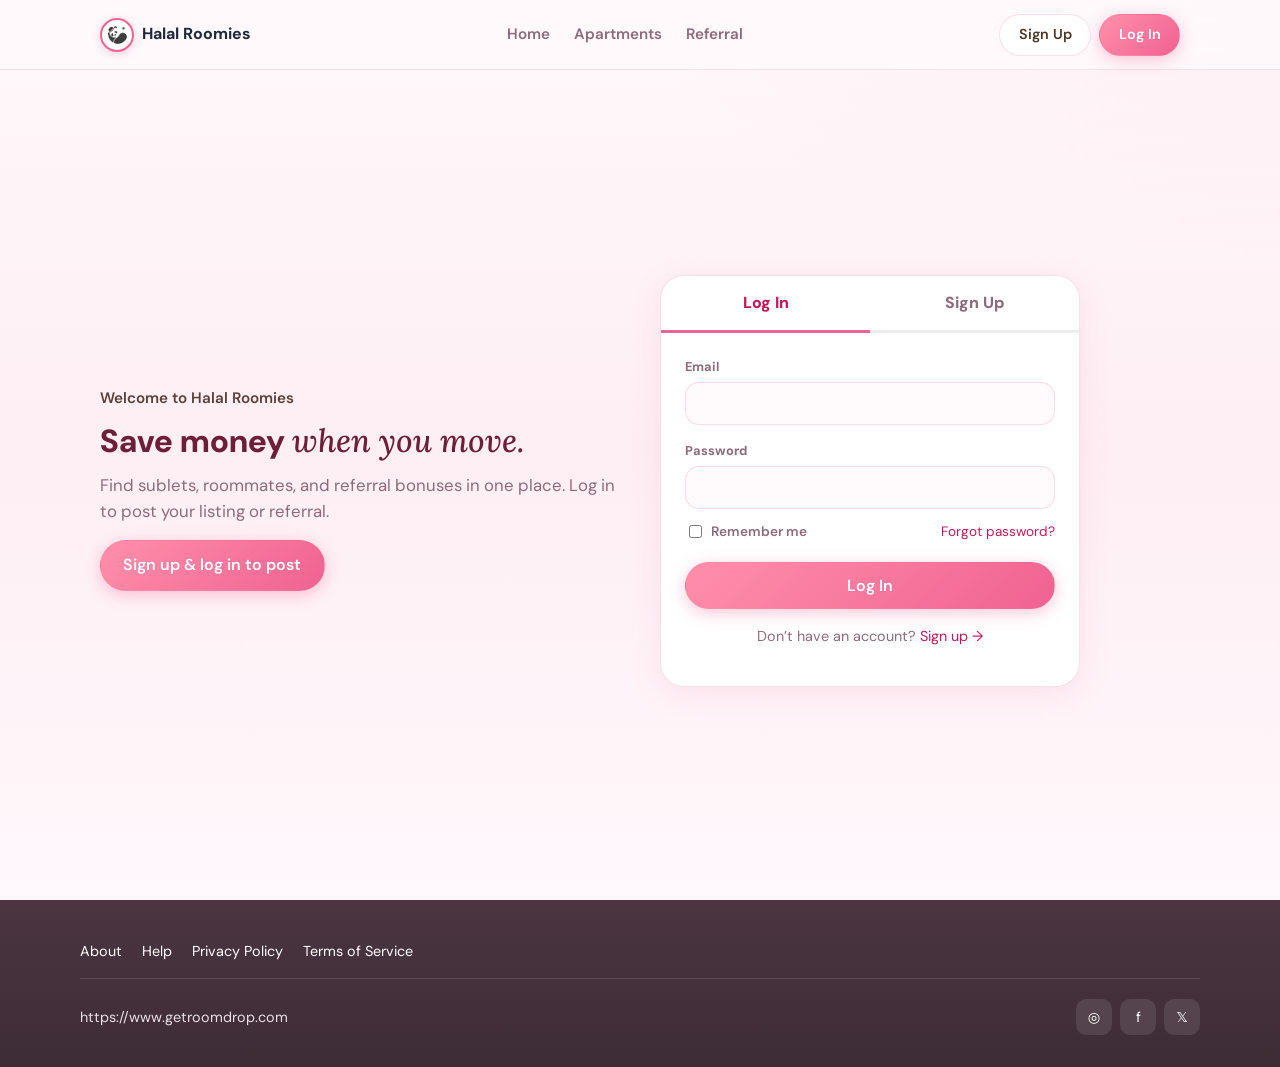
<file: list-property.html>
<!DOCTYPE html>
<html lang="en-US">
  <head>
    <meta charset="utf-8" />
    <meta name="viewport" content="width=device-width, initial-scale=1" />
    <title>List your property — Roomdrop</title>
    <link rel="preconnect" href="https://fonts.googleapis.com" />
    <link rel="preconnect" href="https://fonts.gstatic.com" crossorigin />
    <link
      href="https://fonts.googleapis.com/css2?family=DM+Sans:ital,opsz,wght@0,9..40,400;0,9..40,600;0,9..40,700;0,9..40,800&family=Lora:ital,wght@0,500;1,500&display=swap"
      rel="stylesheet"
    />
    <link rel="stylesheet" href="css/styles.css" />
  </head>
  <body>
    <div class="hero-page">
      <header class="site-header site-header--transparent">
        <div class="site-header__inner">
          <a class="logo" href="index.html">
            <img class="logo__mark" src="images/guide-mascot.png" width="34" height="34" alt="" />
            Halal Roomies
          </a>
          <nav class="nav-main" aria-label="Primary">
            <a href="index.html">Home</a>
            <a href="apartments.html" aria-current="page">Apartments</a>
            <a href="roommate-matching.html">Referral</a>
          </nav>
          <div class="header-actions">
            <a class="btn btn--outline" href="signup.html">Sign Up</a>
            <a class="btn btn--primary" href="login.html">Log In</a>
          </div>
        </div>
      </header>

      <section class="page-hero hero" aria-labelledby="lp-title">
        <div
          class="hero__bg"
          style="background-image: url('https://images.unsplash.com/photo-1600585154340-be6161a56a0c?w=1600&q=80')"
        ></div>
        <div class="hero__overlay" aria-hidden="true"></div>
        <div class="hero__inner" style="padding-top: 5rem; padding-bottom: 3rem">
          <h1 id="lp-title" class="page-title">Post your own property</h1>
          <p class="page-lead">Fill in the details below to list your property.</p>
        </div>
      </section>
    </div>

    <div class="form-shell form-shell--wide">
      <p
        id="listing-script-error"
        class="listing-script-error"
        role="alert"
        style="display: none; margin: 0 0 1rem; padding: 0.75rem 1rem; border-radius: var(--radius, 12px); background: #fff3cd; color: #664d03; font-size: 0.9rem"
      >
        Listings script failed to load. Hard-refresh the page (Cmd+Shift+R).
      </p>
      <form id="listing-form" class="form-card" action="apartments.html" method="get">
        <h2 class="form-section-title">Property information</h2>
        <div class="form-grid">
          <label class="field">
            Property name
            <input type="text" name="title" placeholder="e.g. Croatian Old Villa" required />
          </label>
          <label class="field">
            Location
            <input type="text" name="location" placeholder="City, neighborhood, country" />
          </label>
        </div>
        <div class="form-grid form-grid--3" style="margin-top: 1rem">
          <label class="field">
            Property type
            <select name="type">
              <option>Apartment</option>
              <option>House</option>
              <option>Studio</option>
              <option>Room</option>
            </select>
          </label>
          <label class="field">
            Bedrooms
            <select name="beds">
              <option>1</option>
              <option>2</option>
              <option>3</option>
              <option>4+</option>
            </select>
          </label>
          <label class="field">
            Bathrooms
            <select name="baths">
              <option>1</option>
              <option>2</option>
              <option>3+</option>
            </select>
          </label>
        </div>

        <hr style="border: none; border-top: 1px solid var(--border); margin: 2rem 0" />

        <h2 class="form-section-title">Availability</h2>
        <div class="form-grid form-grid--3">
          <label class="field">
            Start date
            <input type="date" name="start" />
          </label>
          <div>
            <p style="margin: 0 0 0.5rem; font-weight: 700; font-size: 0.8rem; color: var(--text-muted)">Furniture included</p>
            <div class="segmented" role="radiogroup" aria-label="Furniture">
              <label><input type="radio" name="furn" value="yes" checked /><span>Yes</span></label>
              <label><input type="radio" name="furn" value="no" /><span>No</span></label>
            </div>
          </div>
          <label class="field">
            Lease term
            <select name="lease">
              <option>1 month</option>
              <option>2 months</option>
              <option>3 months</option>
              <option>4 months</option>
              <option>5 months</option>
              <option>6 months</option>
              <option>7 months</option>
              <option>8 months</option>
              <option>9 months</option>
              <option>10 months</option>
              <option>11 months</option>
              <option selected>12 months</option>
              <option>Flexible</option>
            </select>
          </label>
        </div>

        <hr style="border: none; border-top: 1px solid var(--border); margin: 2rem 0" />

        <h2 class="form-section-title">Rent details</h2>
        <label class="field" style="max-width: 280px">
          Monthly rent ($)
          <input type="number" name="rent" min="0" step="50" placeholder="1550" />
        </label>
        <div class="form-grid form-grid--2" style="margin-top: 1rem">
          <div>
            <p style="margin: 0 0 0.5rem; font-weight: 700; font-size: 0.8rem; color: var(--text-muted)">Entire place rental?</p>
            <div class="segmented" role="radiogroup" aria-label="Entire rental">
              <label><input type="radio" name="entire_rent" value="yes" checked /><span>Yes</span></label>
              <label><input type="radio" name="entire_rent" value="no" /><span>No (shared)</span></label>
            </div>
          </div>
          <label class="field">
            Seeking
            <select name="roommate_gender" id="roommate-gender-select">
              <option value="any">Anyone</option>
              <option value="male">Male</option>
              <option value="female">Female</option>
            </select>
            <span class="field__hint">For shared units — preferred gender of the person subletting.</span>
          </label>
        </div>

        <hr style="border: none; border-top: 1px solid var(--border); margin: 2rem 0" />

        <h2 class="form-section-title">Property photos</h2>
        <p class="property-photos__hint">Upload photos of your home from your computer (up to 8 images).</p>
        <div class="property-photos">
          <label class="property-photos__upload upload-circle" for="property-photos-input">
            <span class="property-photos__upload-text">Upload<br />home photos</span>
            <input
              id="property-photos-input"
              type="file"
              accept="image/jpeg,image/png,image/webp,image/gif"
              multiple
              hidden
            />
          </label>
          <div id="property-photos-preview" class="property-photos__preview-grid" aria-live="polite"></div>
        </div>

        <hr style="border: none; border-top: 1px solid var(--border); margin: 2rem 0" />

        <h2 class="form-section-title">Landlord information</h2>
        <p class="property-photos__hint" style="margin-top: -0.35rem">
          Your contact details only — profile picture is generated automatically (no photo upload).
        </p>
        <div class="form-grid">
          <label class="field">
            Full name
            <input type="text" name="landlord" autocomplete="name" />
          </label>
          <label class="field">
            Email address
            <input type="email" name="lemail" autocomplete="email" />
          </label>
          <label class="field">
            Phone number
            <input type="tel" name="phone" autocomplete="tel" />
          </label>
        </div>

        <button type="submit" class="btn btn--primary btn--block btn--lg" style="margin-top: 2rem">Post my listing</button>
      </form>
    </div>

    <footer class="site-footer">
      <div class="site-footer__inner">
        <nav class="footer-links" aria-label="Footer">
          <a href="#">About</a>
          <a href="#">Help</a>
          <a href="#">Privacy Policy</a>
          <a href="#">Terms of Service</a>
        </nav>
        <div class="footer-bottom">
          <div>https://www.getroomdrop.com</div>
          <div class="social" aria-label="Social">
            <a href="#" aria-label="Instagram">◎</a>
            <a href="#" aria-label="Facebook">f</a>
            <a href="#" aria-label="X">𝕏</a>
          </div>
        </div>
      </div>
    </footer>

    <script src="js/vendor/supabase.min.js?v=8"></script>
    <script src="js/supabase-init.js?v=8"></script>
    <script src="js/auth.js?v=9"></script>
    <script src="js/header-auth.js?v=9"></script>
    <script src="js/listings-store.js?v=8"></script>
    <script src="js/listings-remote.js?v=8"></script>
    <script>
      (function () {
        function startForm() {
        var form = document.getElementById("listing-form");
        var warn = document.getElementById("listing-script-error");
        var fileInput = document.getElementById("property-photos-input");
        var previewEl = document.getElementById("property-photos-preview");
        var selectedImages = [];
        var maxPhotos = 8;

        if (!form) return;

        if (window.HalalRoomiesListings) {
          maxPhotos = HalalRoomiesListings.MAX_PROPERTY_PHOTOS || 8;
        } else if (warn) {
          warn.style.display = "block";
        }

        function renderPreviews() {
          if (!previewEl) return;
          previewEl.innerHTML = "";
          selectedImages.forEach(function (dataUrl, index) {
            var item = document.createElement("div");
            item.className = "property-photos__thumb";
            item.innerHTML =
              '<img src="' +
              dataUrl +
              '" alt="Property photo ' +
              (index + 1) +
              '" />' +
              '<button type="button" class="property-photos__remove" data-index="' +
              index +
              '" aria-label="Remove photo">×</button>';
            previewEl.appendChild(item);
          });
        }

        if (fileInput) {
          fileInput.addEventListener("change", function () {
            if (!window.HalalRoomiesListings) return;
            var files = Array.from(fileInput.files || []);
            fileInput.value = "";
            if (!files.length) return;

            var slots = maxPhotos - selectedImages.length;
            if (slots <= 0) {
              alert("You can upload up to " + maxPhotos + " photos. Remove one to add more.");
              return;
            }

            var batch = files.slice(0, slots);
            Promise.all(
              batch.map(function (file) {
                return HalalRoomiesListings.compressImageFile(file);
              })
            )
              .then(function (dataUrls) {
                selectedImages = selectedImages.concat(dataUrls).slice(0, maxPhotos);
                renderPreviews();
              })
              .catch(function () {
                alert("Could not load one or more images. Please use JPG or PNG.");
              });
          });
        }

        if (previewEl) {
          previewEl.addEventListener("click", function (e) {
            var btn = e.target.closest(".property-photos__remove");
            if (!btn) return;
            var idx = parseInt(btn.getAttribute("data-index"), 10);
            if (isNaN(idx)) return;
            selectedImages.splice(idx, 1);
            renderPreviews();
          });
        }

        form.addEventListener("submit", function (e) {
          e.preventDefault();
          if (!window.HalalRoomiesListings || !HalalRoomiesListings.saveListingAsync) return;
          var fd = new FormData(form);
          var title = (fd.get("title") || "").toString().trim();
          if (!title) return;
          var submitBtn = form.querySelector('button[type="submit"]');
          if (submitBtn) {
            submitBtn.disabled = true;
            submitBtn.textContent = "Posting…";
          }
          HalalRoomiesListings.saveListingAsync(fd, { images: selectedImages })
            .then(function () {
              window.location.href = "apartments.html";
            })
            .catch(function (err) {
              console.error(err);
              if (submitBtn) {
                submitBtn.disabled = false;
                submitBtn.textContent = "Post my listing";
              }
              var msg = (err && err.message) || "Could not save listing.";
              alert(msg + " Check your connection and Supabase setup, or try fewer photos.");
            });
        });
        }

        if (!window.HalalAuth) {
          window.location.replace("login.html?next=" + encodeURIComponent("list-property.html"));
          return;
        }
        HalalAuth.requireAuth().then(function (session) {
          if (session) startForm();
        });
      })();
    </script>
  </body>
</html>
</file>
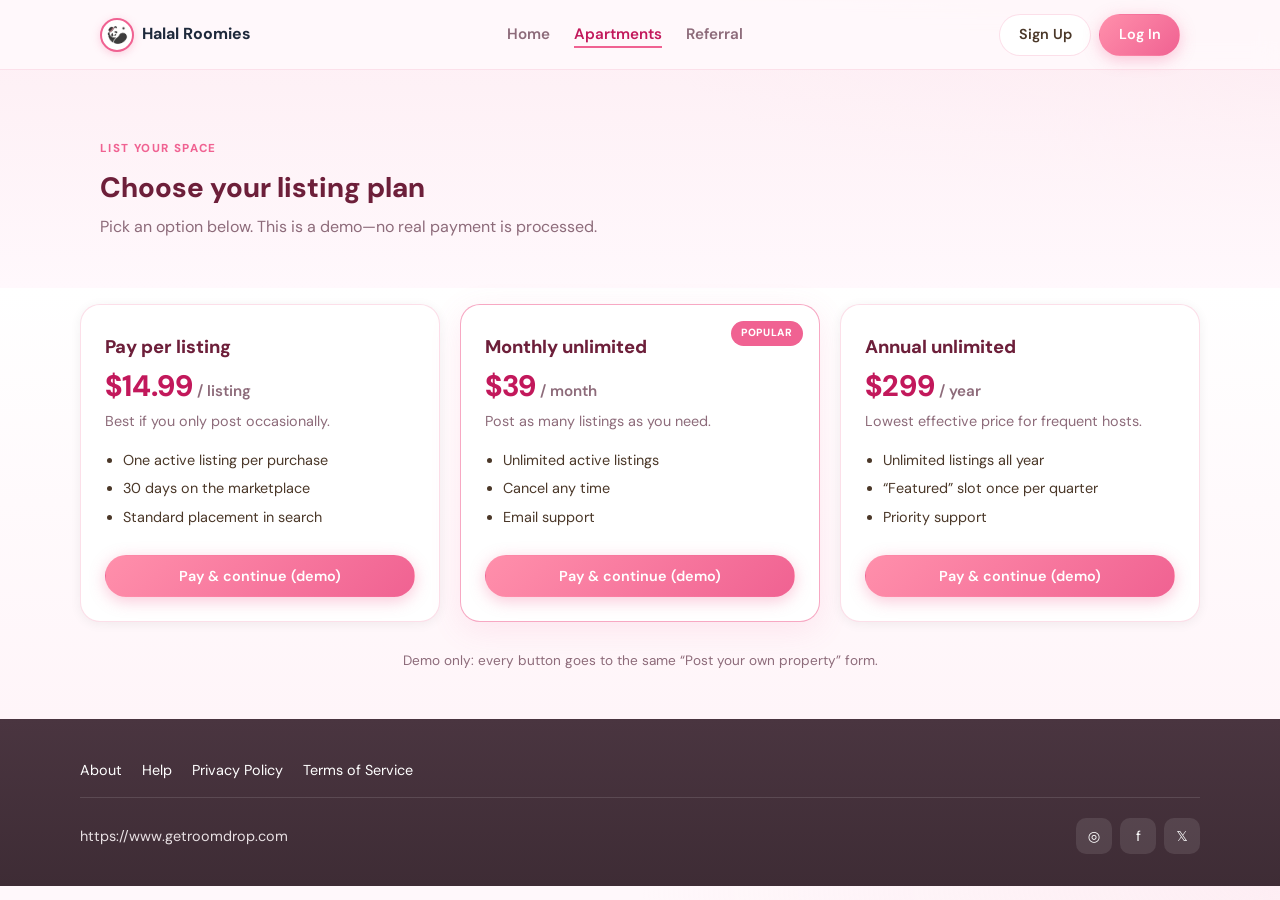
<file: listing-plans.html>
<!DOCTYPE html>
<html lang="en-US">
  <head>
    <meta charset="utf-8" />
    <meta name="viewport" content="width=device-width, initial-scale=1" />
    <title>Listing plans — Roomdrop</title>
    <link rel="preconnect" href="https://fonts.googleapis.com" />
    <link rel="preconnect" href="https://fonts.gstatic.com" crossorigin />
    <link
      href="https://fonts.googleapis.com/css2?family=DM+Sans:ital,opsz,wght@0,9..40,400;0,9..40,600;0,9..40,700;0,9..40,800&family=Lora:ital,wght@0,500;1,500&display=swap"
      rel="stylesheet"
    />
    <link rel="stylesheet" href="css/styles.css" />
  </head>
  <body>
    <div class="hero-page">
      <header class="site-header site-header--transparent">
        <div class="site-header__inner">
          <a class="logo" href="index.html">
            <img class="logo__mark" src="images/guide-mascot.png" width="34" height="34" alt="" />
            Halal Roomies
          </a>
          <nav class="nav-main" aria-label="Primary">
            <a href="index.html">Home</a>
            <a href="apartments.html" aria-current="page">Apartments</a>
            <a href="roommate-matching.html">Referral</a>
          </nav>
          <div class="header-actions">
            <a class="btn btn--outline" href="signup.html">Sign Up</a>
            <a class="btn btn--primary" href="login.html">Log In</a>
          </div>
        </div>
      </header>

      <section class="page-hero hero" aria-labelledby="plans-title">
        <div
          class="hero__bg"
          style="background-image: url('https://images.unsplash.com/photo-1600585154340-be6161a56a0c?w=1600&q=80')"
        ></div>
        <div class="hero__overlay" aria-hidden="true"></div>
        <div class="hero__inner" style="padding-top: 5rem; padding-bottom: 3rem">
          <p class="section__eyebrow" style="margin-bottom: 0.5rem">List your space</p>
          <h1 id="plans-title" class="page-title">Choose your listing plan</h1>
          <p class="page-lead">Pick an option below. This is a demo—no real payment is processed.</p>
        </div>
      </section>
    </div>

    <section class="section section--tint" style="padding-top: 1rem">
      <div class="plan-grid" role="list">
        <article class="plan-card" role="listitem">
          <h2 class="plan-card__name">Pay per listing</h2>
          <p class="plan-card__price"><span class="plan-card__amount">$14.99</span> <span class="plan-card__unit">/ listing</span></p>
          <p class="plan-card__tagline">Best if you only post occasionally.</p>
          <ul class="plan-card__features">
            <li>One active listing per purchase</li>
            <li>30 days on the marketplace</li>
            <li>Standard placement in search</li>
          </ul>
          <a class="btn btn--primary btn--block plan-card__cta" href="list-property.html">Pay &amp; continue (demo)</a>
        </article>

        <article class="plan-card plan-card--featured" role="listitem">
          <p class="plan-card__badge">Popular</p>
          <h2 class="plan-card__name">Monthly unlimited</h2>
          <p class="plan-card__price"><span class="plan-card__amount">$39</span> <span class="plan-card__unit">/ month</span></p>
          <p class="plan-card__tagline">Post as many listings as you need.</p>
          <ul class="plan-card__features">
            <li>Unlimited active listings</li>
            <li>Cancel any time</li>
            <li>Email support</li>
          </ul>
          <a class="btn btn--primary btn--block plan-card__cta" href="list-property.html">Pay &amp; continue (demo)</a>
        </article>

        <article class="plan-card" role="listitem">
          <h2 class="plan-card__name">Annual unlimited</h2>
          <p class="plan-card__price"><span class="plan-card__amount">$299</span> <span class="plan-card__unit">/ year</span></p>
          <p class="plan-card__tagline">Lowest effective price for frequent hosts.</p>
          <ul class="plan-card__features">
            <li>Unlimited listings all year</li>
            <li>“Featured” slot once per quarter</li>
            <li>Priority support</li>
          </ul>
          <a class="btn btn--primary btn--block plan-card__cta" href="list-property.html">Pay &amp; continue (demo)</a>
        </article>
      </div>
      <p class="plan-demo-note">Demo only: every button goes to the same “Post your own property” form.</p>
    </section>

    <footer class="site-footer">
      <div class="site-footer__inner">
        <nav class="footer-links" aria-label="Footer">
          <a href="#">About</a>
          <a href="#">Help</a>
          <a href="#">Privacy Policy</a>
          <a href="#">Terms of Service</a>
        </nav>
        <div class="footer-bottom">
          <div>https://www.getroomdrop.com</div>
          <div class="social" aria-label="Social">
            <a href="#" aria-label="Instagram">◎</a>
            <a href="#" aria-label="Facebook">f</a>
            <a href="#" aria-label="X">𝕏</a>
          </div>
        </div>
      </div>
    </footer>
    <script src="js/vendor/supabase.min.js?v=8"></script>
    <script src="js/supabase-init.js?v=8"></script>
    <script src="js/auth.js?v=9"></script>
    <script src="js/header-auth.js?v=9"></script>
  </body>
</html>
</file>
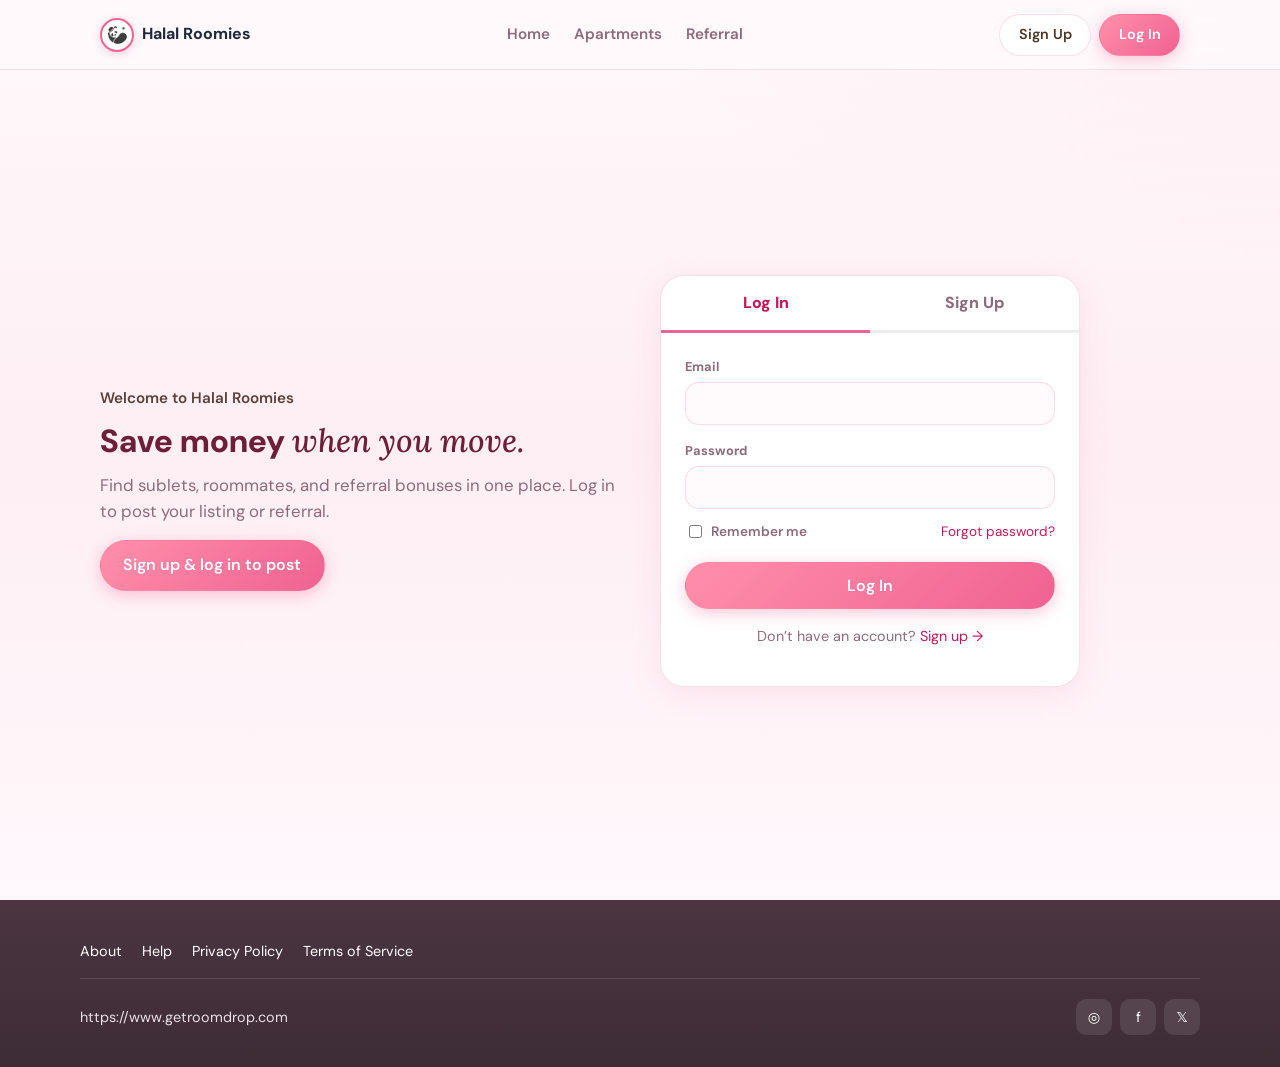
<file: login.html>
<!DOCTYPE html>
<html lang="en-US">
  <head>
    <meta charset="utf-8" />
    <meta name="viewport" content="width=device-width, initial-scale=1" />
    <title>Log in — Roomdrop</title>
    <link rel="preconnect" href="https://fonts.googleapis.com" />
    <link rel="preconnect" href="https://fonts.gstatic.com" crossorigin />
    <link
      href="https://fonts.googleapis.com/css2?family=DM+Sans:ital,opsz,wght@0,9..40,400;0,9..40,600;0,9..40,700;0,9..40,800&family=Lora:ital,wght@0,500;1,500&display=swap"
      rel="stylesheet"
    />
    <link rel="stylesheet" href="css/styles.css" />
  </head>
  <body>
    <div class="hero-page auth-page-shell">
      <div
        class="auth-page__bg"
        style="background-image: url('https://images.unsplash.com/photo-1600607687939-ce8a6c25118c?w=1600&q=80')"
        aria-hidden="true"
      ></div>
      <div class="auth-page__overlay" aria-hidden="true"></div>
      <header class="site-header site-header--transparent">
        <div class="site-header__inner">
          <a class="logo" href="index.html">
            <img class="logo__mark" src="images/guide-mascot.png" width="34" height="34" alt="" />
            Halal Roomies
          </a>
          <nav class="nav-main" aria-label="Primary">
            <a href="index.html">Home</a>
            <a href="apartments.html">Apartments</a>
            <a href="roommate-matching.html">Referral</a>
          </nav>
          <div class="header-actions">
            <a class="btn btn--outline" href="signup.html">Sign Up</a>
            <a class="btn btn--primary" href="login.html">Log In</a>
          </div>
        </div>
      </header>

      <div class="auth-split">
      <div class="auth-split__intro">
        <p class="hero__kicker">Welcome to Halal Roomies</p>
        <h1 class="page-title">
          Save money <span class="accent" style="font-family: var(--font-accent); font-style: italic; font-weight: 500">when you move.</span>
        </h1>
        <p class="page-lead" style="font-size: 1.05rem">
          Find sublets, roommates, and referral bonuses in one place. Log in to post your listing or referral.
        </p>
        <a class="btn btn--primary btn--lg" href="index.html" style="margin-top: 1rem">Sign up &amp; log in to post</a>
      </div>

      <div class="auth-card" style="box-shadow: var(--shadow)">
        <div class="auth-tabs" role="tablist">
          <a href="login.html" aria-current="page">Log In</a>
          <a href="signup.html">Sign Up</a>
        </div>
        <div class="auth-body">
          <p id="auth-error" class="auth-error" role="alert" hidden></p>
          <form id="login-form">
            <label class="field">
              Email
              <input type="email" name="email" autocomplete="email" required />
            </label>
            <label class="field" style="margin-top: 1rem">
              Password
              <input type="password" name="password" autocomplete="current-password" required />
            </label>
            <div style="display: flex; justify-content: space-between; align-items: center; margin-top: 0.75rem; font-size: 0.85rem">
              <label style="display: flex; gap: 0.35rem; align-items: center; font-weight: 600; color: var(--text-muted)">
                <input type="checkbox" name="remember" /> Remember me
              </label>
              <a href="#">Forgot password?</a>
            </div>
            <button type="submit" class="btn btn--primary btn--block btn--lg" style="margin-top: 1.25rem">Log In</button>
          </form>
          <p style="text-align: center; margin-top: 1rem; font-size: 0.9rem; color: var(--text-muted)">
            Don’t have an account? <a href="signup.html">Sign up →</a>
          </p>
        </div>
      </div>
    </div>
    </div>

    <footer class="site-footer">
      <div class="site-footer__inner">
        <nav class="footer-links" aria-label="Footer">
          <a href="#">About</a>
          <a href="#">Help</a>
          <a href="#">Privacy Policy</a>
          <a href="#">Terms of Service</a>
        </nav>
        <div class="footer-bottom">
          <div>https://www.getroomdrop.com</div>
          <div class="social" aria-label="Social">
            <a href="#" aria-label="Instagram">◎</a>
            <a href="#" aria-label="Facebook">f</a>
            <a href="#" aria-label="X">𝕏</a>
          </div>
        </div>
      </div>
    </footer>
    <script src="js/vendor/supabase.min.js?v=8"></script>
    <script src="js/supabase-init.js?v=8"></script>
    <script src="js/auth.js?v=9"></script>
    <script src="js/header-auth.js?v=9"></script>
    <script>
      (function () {
        var form = document.getElementById("login-form");
        var errEl = document.getElementById("auth-error");
        if (!form || !window.HalalAuth) return;

        function showError(msg) {
          if (!errEl) return;
          errEl.textContent = msg;
          errEl.hidden = false;
        }

        HalalAuth.getSession().then(function (session) {
          if (session) window.location.replace(HalalAuth.loginRedirectUrl());
        });

        form.addEventListener("submit", function (e) {
          e.preventDefault();
          if (errEl) errEl.hidden = true;
          var fd = new FormData(form);
          var email = (fd.get("email") || "").toString().trim();
          var password = (fd.get("password") || "").toString();
          var btn = form.querySelector('button[type="submit"]');
          if (btn) {
            btn.disabled = true;
            btn.textContent = "Logging in…";
          }
          HalalAuth.signIn(email, password)
            .then(function () {
              window.location.href = HalalAuth.loginRedirectUrl();
            })
            .catch(function (err) {
              if (btn) {
                btn.disabled = false;
                btn.textContent = "Log In";
              }
              showError((err && err.message) || "Could not log in. Check your email and password.");
            });
        });
      })();
    </script>
  </body>
</html>
</file>
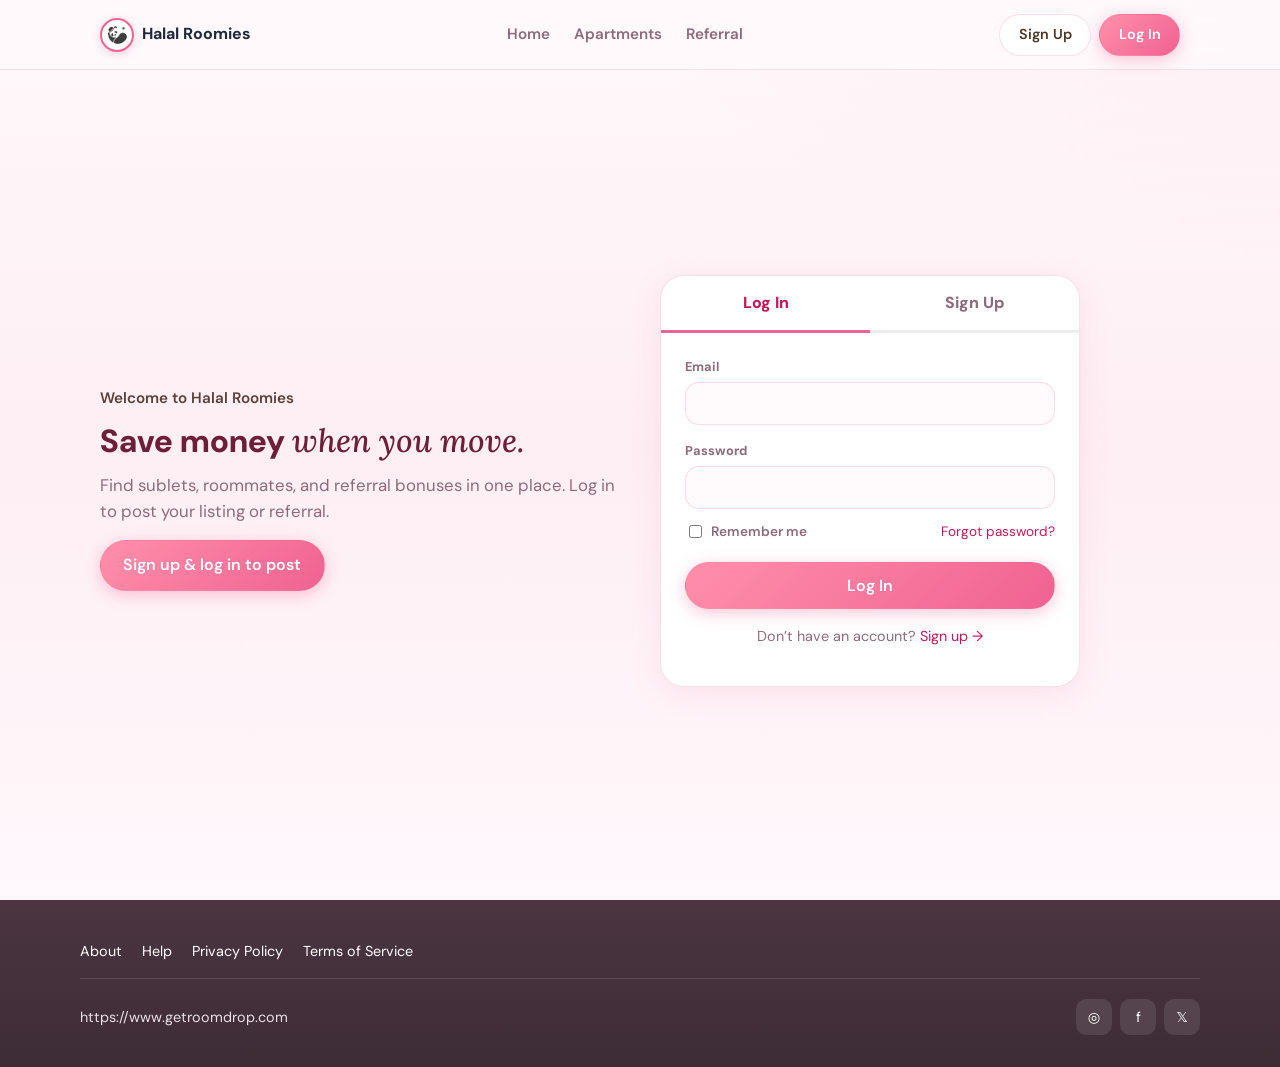
<file: post-profile.html>
<!DOCTYPE html>
<html lang="en-US">
  <head>
    <meta charset="utf-8" />
    <meta name="viewport" content="width=device-width, initial-scale=1" />
    <title>Post a referral — Roomdrop</title>
    <link rel="preconnect" href="https://fonts.googleapis.com" />
    <link rel="preconnect" href="https://fonts.gstatic.com" crossorigin />
    <link
      href="https://fonts.googleapis.com/css2?family=DM+Sans:ital,opsz,wght@0,9..40,400;0,9..40,600;0,9..40,700;0,9..40,800&family=Lora:ital,wght@0,500;1,500&display=swap"
      rel="stylesheet"
    />
    <link rel="stylesheet" href="css/styles.css" />
  </head>
  <body>
    <div class="hero-page">
      <header class="site-header site-header--transparent">
        <div class="site-header__inner">
          <a class="logo" href="index.html">
            <img class="logo__mark" src="images/guide-mascot.png" width="34" height="34" alt="" />
            Halal Roomies
          </a>
          <nav class="nav-main" aria-label="Primary">
            <a href="index.html">Home</a>
            <a href="apartments.html">Apartments</a>
            <a href="roommate-matching.html" aria-current="page">Referral</a>
          </nav>
          <div class="header-actions">
            <a class="btn btn--outline" href="signup.html">Sign Up</a>
            <a class="btn btn--primary" href="login.html">Log In</a>
          </div>
        </div>
      </header>

      <section class="page-hero hero" aria-labelledby="pp-title">
        <div
          class="hero__bg"
          style="background-image: url('https://images.unsplash.com/photo-1600607687939-ce8a6c25118c?w=1600&q=80')"
        ></div>
        <div class="hero__overlay" aria-hidden="true"></div>
        <div class="hero__inner" style="padding-top: 5rem; padding-bottom: 3rem">
          <h1 id="pp-title" class="page-title">Post a referral</h1>
          <p class="page-lead">Share apartment referral details so others can reach you.</p>
        </div>
      </section>
    </div>

    <div class="form-shell form-shell--wide">
      <p
        id="referral-script-error"
        class="listing-script-error"
        role="alert"
        style="display: none; margin: 0 0 1rem; padding: 0.75rem 1rem; border-radius: var(--radius, 12px); background: #fff3cd; color: #664d03; font-size: 0.9rem"
      >
        Referrals script failed to load. Hard-refresh the page (Cmd+Shift+R).
      </p>
      <form id="referral-form" class="form-card" action="roommate-matching.html" method="get">
        <h2 class="form-section-title">Your contact</h2>
        <div class="form-grid">
          <label class="field">
            Name
            <input type="text" name="name" autocomplete="name" required />
          </label>
          <label class="field">
            Phone number
            <input type="text" name="phone" placeholder="Not available" autocomplete="tel" />
            <span class="field__hint">You can enter <strong>Not available</strong> if you prefer not to share.</span>
          </label>
          <label class="field">
            Email
            <input type="text" name="email" placeholder="Not available" autocomplete="email" />
            <span class="field__hint">You can enter <strong>Not available</strong> if you prefer not to share.</span>
          </label>
          <label class="field">
            Note
            <textarea name="note" rows="3" placeholder="How others can find you — e.g. Facebook name"></textarea>
            <span class="field__hint">Optional. Add how people should contact or identify you.</span>
          </label>
        </div>

        <hr style="border: none; border-top: 1px solid var(--border); margin: 2rem 0" />

        <h2 class="form-section-title">Apartment</h2>
        <div class="form-grid form-grid--2">
          <label class="field">
            Apartment name
            <input type="text" name="apartment_name" required />
          </label>
          <label class="field">
            Apartment location
            <input type="text" name="apartment_location" placeholder="City, neighborhood, or address" required />
          </label>
        </div>

        <button type="submit" class="btn btn--primary btn--block btn--lg" style="margin-top: 2rem">Post referral</button>
      </form>
    </div>

    <footer class="site-footer">
      <div class="site-footer__inner">
        <nav class="footer-links" aria-label="Footer">
          <a href="#">About</a>
          <a href="#">Help</a>
          <a href="#">Privacy Policy</a>
          <a href="#">Terms of Service</a>
        </nav>
        <div class="footer-bottom">
          <div>https://www.getroomdrop.com</div>
          <div class="social" aria-label="Social">
            <a href="#" aria-label="Instagram">◎</a>
            <a href="#" aria-label="Facebook">f</a>
            <a href="#" aria-label="X">𝕏</a>
          </div>
        </div>
      </div>
    </footer>
    <script src="js/vendor/supabase.min.js?v=8"></script>
    <script src="js/supabase-init.js?v=8"></script>
    <script src="js/auth.js?v=9"></script>
    <script src="js/header-auth.js?v=9"></script>
    <script src="js/referrals-store.js?v=1"></script>
    <script src="js/referrals-remote.js?v=1"></script>
    <script>
      (function () {
        function startForm() {
          var form = document.getElementById("referral-form");
          var warn = document.getElementById("referral-script-error");
          if (!form) return;

          if (!window.HalalRoomiesReferrals) {
            if (warn) warn.style.display = "block";
            return;
          }

          form.addEventListener("submit", function (e) {
            e.preventDefault();
            if (!HalalRoomiesReferrals.saveReferralAsync) return;
            var fd = new FormData(form);
            var name = (fd.get("name") || "").toString().trim();
            var apartmentName = (fd.get("apartment_name") || "").toString().trim();
            if (!name || !apartmentName) return;

            var submitBtn = form.querySelector('button[type="submit"]');
            if (submitBtn) {
              submitBtn.disabled = true;
              submitBtn.textContent = "Posting…";
            }

            HalalRoomiesReferrals.saveReferralAsync(fd)
              .then(function () {
                window.location.href = "roommate-matching.html";
              })
              .catch(function (err) {
                console.error(err);
                if (submitBtn) {
                  submitBtn.disabled = false;
                  submitBtn.textContent = "Post referral";
                }
                var msg = (err && err.message) || "Could not save referral.";
                alert(msg + " Check your connection and try again.");
              });
          });
        }

        if (!window.HalalAuth) {
          window.location.replace("login.html?next=" + encodeURIComponent("post-profile.html"));
          return;
        }
        HalalAuth.requireAuth().then(function (session) {
          if (session) startForm();
        });
      })();
    </script>
  </body>
</html>
</file>
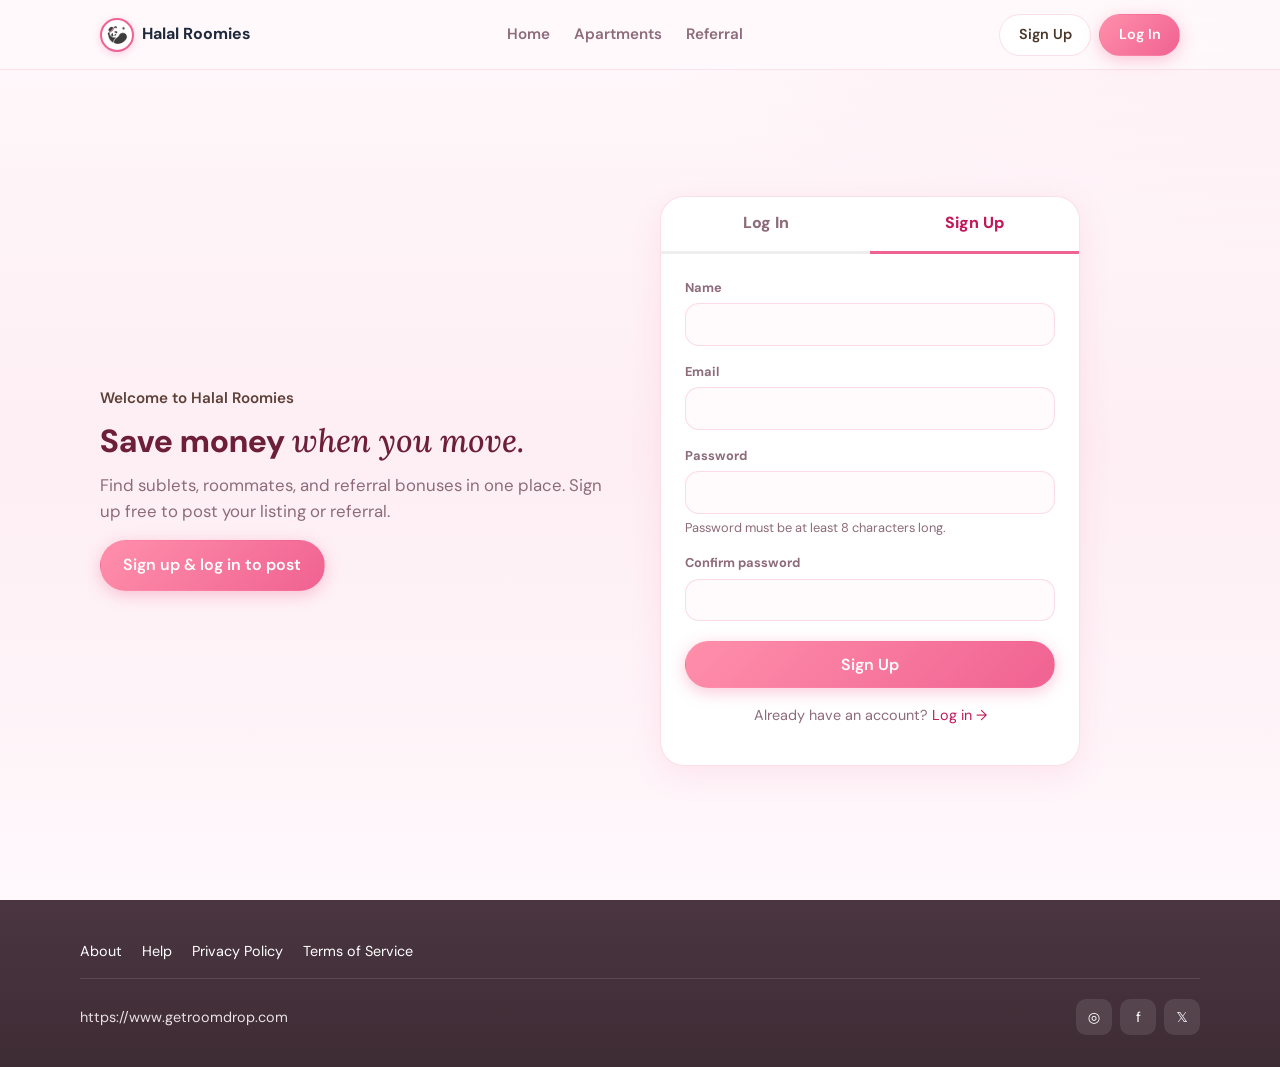
<file: signup.html>
<!DOCTYPE html>
<html lang="en-US">
  <head>
    <meta charset="utf-8" />
    <meta name="viewport" content="width=device-width, initial-scale=1" />
    <title>Sign up — Roomdrop</title>
    <link rel="preconnect" href="https://fonts.googleapis.com" />
    <link rel="preconnect" href="https://fonts.gstatic.com" crossorigin />
    <link
      href="https://fonts.googleapis.com/css2?family=DM+Sans:ital,opsz,wght@0,9..40,400;0,9..40,600;0,9..40,700;0,9..40,800&family=Lora:ital,wght@0,500;1,500&display=swap"
      rel="stylesheet"
    />
    <link rel="stylesheet" href="css/styles.css" />
  </head>
  <body>
    <div class="hero-page auth-page-shell">
      <div
        class="auth-page__bg"
        style="background-image: url('https://images.unsplash.com/photo-1600607687939-ce8a6c25118c?w=1600&q=80')"
        aria-hidden="true"
      ></div>
      <div class="auth-page__overlay" aria-hidden="true"></div>
      <header class="site-header site-header--transparent">
        <div class="site-header__inner">
          <a class="logo" href="index.html">
            <img class="logo__mark" src="images/guide-mascot.png" width="34" height="34" alt="" />
            Halal Roomies
          </a>
          <nav class="nav-main" aria-label="Primary">
            <a href="index.html">Home</a>
            <a href="apartments.html">Apartments</a>
            <a href="roommate-matching.html">Referral</a>
          </nav>
          <div class="header-actions">
            <a class="btn btn--outline" href="signup.html">Sign Up</a>
            <a class="btn btn--primary" href="login.html">Log In</a>
          </div>
        </div>
      </header>

      <div class="auth-split">
      <div class="auth-split__intro">
        <p class="hero__kicker">Welcome to Halal Roomies</p>
        <h1 class="page-title">
          Save money <span class="accent" style="font-family: var(--font-accent); font-style: italic; font-weight: 500">when you move.</span>
        </h1>
        <p class="page-lead" style="font-size: 1.05rem">
          Find sublets, roommates, and referral bonuses in one place. Sign up free to post your listing or referral.
        </p>
        <a class="btn btn--primary btn--lg" href="index.html" style="margin-top: 1rem">Sign up &amp; log in to post</a>
      </div>

      <div class="auth-card" style="box-shadow: var(--shadow)">
        <div class="auth-tabs" role="tablist">
          <a href="login.html">Log In</a>
          <a href="signup.html" aria-current="page">Sign Up</a>
        </div>
        <div class="auth-body">
          <p id="auth-error" class="auth-error" role="alert" hidden></p>
          <form id="signup-form">
            <label class="field">
              Name
              <input type="text" name="name" autocomplete="name" required />
            </label>
            <label class="field" style="margin-top: 1rem">
              Email
              <input type="email" name="email" autocomplete="email" required />
            </label>
            <label class="field" style="margin-top: 1rem">
              Password
              <input type="password" name="password" autocomplete="new-password" required minlength="8" />
            </label>
            <p style="margin: 0.25rem 0 0; font-size: 0.8rem; color: var(--text-muted)">Password must be at least 8 characters long.</p>
            <label class="field" style="margin-top: 1rem">
              Confirm password
              <input type="password" name="password2" autocomplete="new-password" required minlength="8" />
            </label>
            <button type="submit" class="btn btn--primary btn--block btn--lg" style="margin-top: 1.25rem">Sign Up</button>
          </form>
          <p style="text-align: center; margin-top: 1rem; font-size: 0.9rem; color: var(--text-muted)">
            Already have an account? <a href="login.html">Log in →</a>
          </p>
        </div>
      </div>
    </div>
    </div>

    <footer class="site-footer">
      <div class="site-footer__inner">
        <nav class="footer-links" aria-label="Footer">
          <a href="#">About</a>
          <a href="#">Help</a>
          <a href="#">Privacy Policy</a>
          <a href="#">Terms of Service</a>
        </nav>
        <div class="footer-bottom">
          <div>https://www.getroomdrop.com</div>
          <div class="social" aria-label="Social">
            <a href="#" aria-label="Instagram">◎</a>
            <a href="#" aria-label="Facebook">f</a>
            <a href="#" aria-label="X">𝕏</a>
          </div>
        </div>
      </div>
    </footer>
    <script src="js/vendor/supabase.min.js?v=8"></script>
    <script src="js/supabase-init.js?v=8"></script>
    <script src="js/auth.js?v=9"></script>
    <script src="js/header-auth.js?v=9"></script>
    <script>
      (function () {
        var form = document.getElementById("signup-form");
        var errEl = document.getElementById("auth-error");
        if (!form || !window.HalalAuth) return;

        function showError(msg) {
          if (!errEl) return;
          errEl.textContent = msg;
          errEl.hidden = false;
        }

        HalalAuth.getSession().then(function (session) {
          if (session) window.location.replace("apartments.html");
        });

        form.addEventListener("submit", function (e) {
          e.preventDefault();
          if (errEl) errEl.hidden = true;
          var fd = new FormData(form);
          var name = (fd.get("name") || "").toString().trim();
          var email = (fd.get("email") || "").toString().trim();
          var password = (fd.get("password") || "").toString();
          var password2 = (fd.get("password2") || "").toString();
          if (password !== password2) {
            showError("Passwords do not match.");
            return;
          }
          var btn = form.querySelector('button[type="submit"]');
          if (btn) {
            btn.disabled = true;
            btn.textContent = "Signing up…";
          }
          HalalAuth.signUp(email, password, name)
            .then(function (data) {
              if (data.session) {
                window.location.href = "apartments.html";
                return;
              }
              alert("Account created. If email confirmation is enabled, check your inbox, then log in.");
              window.location.href = "login.html";
            })
            .catch(function (err) {
              if (btn) {
                btn.disabled = false;
                btn.textContent = "Sign Up";
              }
              showError((err && err.message) || "Could not sign up. Try a different email or stronger password.");
            });
        });
      })();
    </script>
  </body>
</html>
</file>
<file: css/styles.css>
/* Roomdrop — light pink / white, shared styles */

:root {
  --bg: #fff8fb;
  --bg-section: #ffffff;
  --bg-pink: #fce4ec;
  --accent: #f06292;
  --accent-dark: #c2185b;
  --text: #4a3728;
  --text-muted: #8d6b7a;
  --navy: #1e293b;
  --border: rgba(240, 98, 146, 0.2);
  --radius: 20px;
  --radius-sm: 14px;
  --pill: 999px;
  --shadow: 0 8px 32px rgba(240, 98, 146, 0.12);
  --shadow-sm: 0 2px 12px rgba(0, 0, 0, 0.06);
  --font: "DM Sans", system-ui, sans-serif;
  --font-accent: "Lora", Georgia, serif;
  --max: 1120px;
}

*,
*::before,
*::after {
  box-sizing: border-box;
}

html {
  scroll-behavior: smooth;
}

body {
  margin: 0;
  font-family: var(--font);
  font-size: 16px;
  line-height: 1.55;
  color: var(--text);
  background: var(--bg);
  background-image: radial-gradient(ellipse 100% 50% at 100% 0%, rgba(252, 228, 236, 0.5) 0%, transparent 50%);
}

img {
  max-width: 100%;
  height: auto;
  display: block;
}

a {
  color: var(--accent-dark);
  text-decoration: none;
}

a:hover {
  text-decoration: underline;
}

.sr-only {
  position: absolute;
  width: 1px;
  height: 1px;
  padding: 0;
  margin: -1px;
  overflow: hidden;
  clip: rect(0, 0, 0, 0);
  border: 0;
}

/* ---------- Header ---------- */
.site-header {
  position: sticky;
  top: 0;
  z-index: 100;
  background: rgba(255, 255, 255, 0.94);
  backdrop-filter: blur(12px);
  border-bottom: 1px solid var(--border);
}

.site-header--transparent {
  position: absolute;
  left: 0;
  right: 0;
  background: rgba(255, 250, 252, 0.85);
  border-bottom-color: rgba(248, 187, 208, 0.4);
}

/* Guide page: match storybook-era pink header + logo ring */
.site-header--guide-brand {
  background: rgba(255, 250, 252, 0.96);
  border-bottom-color: rgba(248, 187, 208, 0.45);
}

.guide-site .logo__mark {
  border-width: 2px;
  box-shadow: 0 2px 10px rgba(240, 98, 146, 0.22);
  outline: 2px solid rgba(240, 98, 146, 0.28);
  outline-offset: 0;
}

.guide-site .logo:hover .logo__mark {
  outline-color: rgba(240, 98, 146, 0.45);
  box-shadow: 0 3px 14px rgba(240, 98, 146, 0.32);
}

.site-header__inner {
  max-width: var(--max);
  margin: 0 auto;
  padding: 0.85rem 1.25rem;
  display: flex;
  align-items: center;
  justify-content: space-between;
  gap: 1rem;
}

.logo {
  display: inline-flex;
  align-items: center;
  gap: 0.5rem;
  font-weight: 700;
  color: var(--navy);
  text-decoration: none;
}

.logo:hover {
  color: var(--accent-dark);
  text-decoration: none;
}

.logo__mark {
  width: 34px;
  height: 34px;
  border-radius: 50%;
  object-fit: contain;
  display: block;
  flex-shrink: 0;
  background: #fff;
  padding: 2px;
  box-sizing: border-box;
  border: 2px solid var(--accent);
  box-shadow: 0 2px 8px rgba(240, 98, 146, 0.28);
}

.logo:hover .logo__mark {
  border-color: var(--accent-dark);
  box-shadow: 0 3px 12px rgba(240, 98, 146, 0.38);
}

.nav-main {
  display: flex;
  gap: 1.5rem;
  flex-wrap: wrap;
}

.nav-main a {
  font-weight: 600;
  font-size: 0.95rem;
  color: var(--text-muted);
  text-decoration: none;
}

.nav-main a:hover,
.nav-main a[aria-current="page"] {
  color: var(--accent-dark);
  box-shadow: 0 2px 0 0 var(--accent);
}

.header-actions {
  display: flex;
  gap: 0.5rem;
  align-items: center;
}

.header-actions__user {
  display: inline-flex;
  align-items: center;
  line-height: 0;
}

.header-actions__avatar {
  flex-shrink: 0;
  width: 34px;
  height: 34px;
  border-radius: 50%;
  object-fit: cover;
  background: var(--bg-pink);
  border: 2px solid rgba(255, 255, 255, 0.9);
  box-shadow: 0 2px 8px rgba(0, 0, 0, 0.08);
}

/* ---------- Buttons ---------- */
.btn {
  display: inline-flex;
  align-items: center;
  justify-content: center;
  gap: 0.35rem;
  padding: 0.55rem 1.15rem;
  font-family: inherit;
  font-size: 0.9rem;
  font-weight: 600;
  border-radius: var(--pill);
  border: 1px solid transparent;
  cursor: pointer;
  text-decoration: none;
  transition: transform 0.15s, box-shadow 0.15s;
}

.btn:hover {
  text-decoration: none;
}

.btn--primary {
  background: linear-gradient(135deg, #ff8fab, var(--accent));
  color: #fff;
  box-shadow: 0 4px 16px rgba(240, 98, 146, 0.35);
}

.btn--outline {
  background: #fff;
  color: var(--text);
  border-color: var(--border);
}

.btn--outline:hover {
  border-color: var(--accent);
  color: var(--accent-dark);
}

.btn--ghost {
  background: transparent;
  border-color: rgba(255, 255, 255, 0.85);
  color: #fff;
}

.btn--lg {
  padding: 0.75rem 1.4rem;
  font-size: 1rem;
}

.btn--block {
  width: 100%;
}

.btn--muted {
  background: #f5f5f5;
  color: var(--text);
  border-color: #e0e0e0;
}

/* ---------- Hero (landing) ---------- */
.hero-page {
  position: relative;
  --hero-gutter: 1.25rem;
}

.hero-page .site-header__inner,
.hero-page .hero__inner {
  padding-left: var(--hero-gutter);
  padding-right: var(--hero-gutter);
}

.hero {
  position: relative;
  min-height: min(48vh, 420px);
  display: flex;
  flex-direction: column;
  justify-content: flex-end;
}

.hero__bg {
  position: absolute;
  inset: 0;
  background-size: cover;
  background-position: center 55%;
}

.hero__overlay {
  position: absolute;
  inset: 0;
  background: linear-gradient(
    180deg,
    rgba(255, 250, 252, 0.2) 0%,
    rgba(252, 228, 236, 0.55) 50%,
    rgba(255, 248, 252, 0.95) 100%
  );
}

.hero__inner {
  position: relative;
  z-index: 2;
  max-width: var(--max);
  margin: 0 auto;
  margin-top: 3.75rem;
  padding: 0 1.25rem 1.75rem;
  width: 100%;
  box-sizing: border-box;
}

.hero__content--landing {
  display: flex;
  flex-direction: column;
  align-items: flex-start;
  text-align: left;
  margin: 0;
  padding: 0;
  width: 100%;
}

.hero__content--landing .hero__kicker,
.hero__content--landing .hero__title,
.hero__content--landing .hero__lead,
.hero__content--landing .hero-cta-row,
.hero__content--landing .trust-row {
  margin-left: 0;
  padding-left: 0;
  align-self: flex-start;
}

.hero__content--landing .hero__title {
  font-size: clamp(1.65rem, 4vw, 2.35rem);
  line-height: 1.2;
  margin-bottom: 0.75rem;
}

.hero__content--landing .hero__lead {
  font-size: 1.05rem;
  margin-bottom: 1.25rem;
  max-width: none;
  white-space: nowrap;
}

.hero__content--landing .hero-cta-row {
  margin-bottom: 1.25rem;
}

.hero__content--landing .trust-row {
  font-size: 0.95rem;
  gap: 0.75rem 1.25rem;
}

@media (max-width: 900px) {
  .hero {
    min-height: min(44vh, 380px);
  }

  .hero__inner {
    margin-top: 3.5rem;
  }

  .hero__content--landing {
    max-width: none;
  }

  .hero__content--landing .hero__lead {
    white-space: normal;
  }
}

.hero__inner--split {
  display: grid;
  grid-template-columns: 1fr 1fr;
  gap: 1.25rem;
  align-items: center;
}

.hero__content {
  text-align: center;
  max-width: 36rem;
  margin: 0 auto;
}

.hero__content.hero__content--landing {
  margin: 0;
  text-align: left;
  max-width: min(34rem, 52%);
}

.hero__inner--split .hero__content {
  text-align: left;
  margin: 0;
}

.hero__kicker {
  font-size: 0.95rem;
  font-weight: 600;
  color: #5d4037;
  margin-bottom: 0.35rem;
}

.hero__title {
  margin: 0 0 0.5rem;
  font-size: clamp(1.5rem, 3.5vw, 2.1rem);
  font-weight: 800;
  color: #6d1f3a;
  letter-spacing: -0.02em;
}

.hero__title .accent {
  font-family: var(--font-accent);
  font-style: italic;
  font-weight: 500;
  color: var(--accent-dark);
}

.hero__lead {
  margin: 0 0 0.9rem;
  color: var(--text-muted);
  font-size: 0.98rem;
}

.hero-cta-bar {
  display: flex;
  flex-wrap: wrap;
  gap: 0.5rem;
  justify-content: center;
  max-width: 520px;
  margin: 0 auto 1.5rem;
}

.hero-cta-bar input {
  flex: 1;
  min-width: 120px;
  padding: 0.65rem 1rem;
  border-radius: var(--pill);
  border: 1px solid var(--border);
  font: inherit;
}

.hero-cta-row {
  display: flex;
  flex-wrap: wrap;
  gap: 0.75rem;
  justify-content: center;
  margin-bottom: 0.85rem;
}

.hero__inner--split .hero-cta-row {
  justify-content: flex-start;
}

.trust-row {
  display: flex;
  flex-wrap: wrap;
  gap: 0.5rem 1rem;
  justify-content: center;
  font-size: 0.85rem;
  font-weight: 700;
  color: #8e2152;
}

.trust-row span {
  display: inline-flex;
  align-items: center;
  gap: 0.4rem;
  padding: 0;
  background: transparent;
  border: none;
}

.hero-page .hero__content--landing .hero-cta-row,
.hero-page .hero__content--landing .trust-row {
  justify-content: flex-start;
  align-self: flex-start;
  width: auto;
  max-width: 100%;
  margin-left: 0;
  padding-left: 0;
}

.hero-page .hero__content--landing .trust-row {
  align-items: flex-start;
}

.hero-svg-wrap {
  justify-self: end;
  max-width: 260px;
}

.hero-svg-wrap svg {
  display: block;
  width: 100%;
  max-height: 180px;
}

@media (max-width: 900px) {
  .hero__inner--split {
    grid-template-columns: 1fr;
  }

  .hero__inner--split .hero__content {
    text-align: center;
    margin: 0 auto;
  }

  .hero-svg-wrap {
    justify-self: center;
    order: -1;
  }

  .nav-main {
    display: none;
  }
}

/* ---------- Sections ---------- */
.section {
  padding: 3rem 1.25rem;
}

.section--tint {
  background: linear-gradient(180deg, #fff 0%, #fff5f9 100%);
}

.section__head {
  max-width: var(--max);
  margin: 0 auto 1.75rem;
  display: flex;
  flex-wrap: wrap;
  align-items: flex-end;
  justify-content: space-between;
  gap: 1rem;
}

.section__head--bar {
  background: #fff;
  padding: 1rem 1.35rem;
  border-radius: 18px;
  border: 1px solid var(--border);
  box-shadow: var(--shadow-sm);
}

.section__eyebrow {
  margin: 0 0 0.35rem;
  font-size: 0.72rem;
  font-weight: 800;
  letter-spacing: 0.12em;
  text-transform: uppercase;
  color: var(--accent);
}

.section__title {
  margin: 0;
  font-size: 1.55rem;
  font-weight: 800;
  color: var(--navy);
}

.link-more {
  font-weight: 700;
  color: var(--accent-dark);
}

.grid-3 {
  max-width: var(--max);
  margin: 0 auto;
  display: grid;
  grid-template-columns: repeat(auto-fill, minmax(260px, 1fr));
  gap: 1.5rem;
}

/* Listing pricing (demo checkout before list-property form) */
.plan-grid {
  max-width: var(--max);
  margin: 0 auto;
  display: grid;
  grid-template-columns: repeat(3, minmax(0, 1fr));
  gap: 1.25rem;
  align-items: stretch;
}

.plan-card {
  position: relative;
  background: #fff;
  border-radius: var(--radius);
  border: 1px solid var(--border);
  box-shadow: var(--shadow-sm);
  padding: 1.75rem 1.5rem 1.5rem;
  display: flex;
  flex-direction: column;
  min-height: 100%;
}

.plan-card--featured {
  border-color: rgba(240, 98, 146, 0.55);
  box-shadow: var(--shadow);
}

.plan-card__badge {
  position: absolute;
  top: 1rem;
  right: 1rem;
  margin: 0;
  font-size: 0.65rem;
  font-weight: 800;
  letter-spacing: 0.06em;
  text-transform: uppercase;
  color: #fff;
  background: var(--accent);
  padding: 0.3rem 0.65rem;
  border-radius: var(--pill);
}

.plan-card__name {
  margin: 0 0 0.5rem;
  font-size: 1.15rem;
  font-weight: 800;
  color: #6d1f3a;
}

.plan-card__price {
  margin: 0 0 0.35rem;
  line-height: 1.2;
}

.plan-card__amount {
  font-size: 1.85rem;
  font-weight: 800;
  color: var(--accent-dark);
}

.plan-card__unit {
  font-size: 0.95rem;
  font-weight: 600;
  color: var(--text-muted);
}

.plan-card__tagline {
  margin: 0 0 1rem;
  font-size: 0.9rem;
  color: var(--text-muted);
}

.plan-card__features {
  margin: 0 0 1.25rem;
  padding: 0 0 0 1.15rem;
  font-size: 0.9rem;
  color: var(--text);
  line-height: 1.55;
  flex: 1;
}

.plan-card__features li {
  margin-bottom: 0.4rem;
}

.plan-card__cta {
  margin-top: auto;
}

.plan-demo-note {
  max-width: var(--max);
  margin: 1.75rem auto 0;
  padding: 0 1.25rem;
  text-align: center;
  font-size: 0.85rem;
  color: var(--text-muted);
}

@media (max-width: 900px) {
  .plan-grid {
    grid-template-columns: 1fr;
    max-width: 420px;
  }
}

.grid-4 {
  max-width: var(--max);
  margin: 0 auto;
  display: grid;
  grid-template-columns: repeat(auto-fill, minmax(240px, 1fr));
  gap: 1.25rem;
}

.grid-apt {
  max-width: var(--max);
  margin: 0 auto;
  display: grid;
  grid-template-columns: repeat(4, minmax(0, 1fr));
  gap: 1.25rem;
}

@media (max-width: 1100px) {
  .grid-apt {
    grid-template-columns: repeat(2, minmax(0, 1fr));
  }
}

@media (max-width: 520px) {
  .grid-apt {
    grid-template-columns: 1fr;
  }
}

.grid-2 {
  display: grid;
  grid-template-columns: repeat(auto-fill, minmax(300px, 1fr));
  gap: 1.5rem;
}

/* ---------- Cards ---------- */
.card {
  background: #fff;
  border-radius: var(--radius);
  border: 1px solid var(--border);
  box-shadow: var(--shadow-sm);
  overflow: hidden;
  transition: transform 0.2s, box-shadow 0.2s;
}

.card:hover {
  transform: translateY(-3px);
  box-shadow: var(--shadow);
}

.card__media {
  aspect-ratio: 4/3;
  object-fit: cover;
  width: 100%;
}

.card__body {
  padding: 1.1rem 1.2rem 1.25rem;
}

.card__title {
  margin: 0 0 0.35rem;
  font-size: 1.05rem;
  font-weight: 700;
  color: var(--navy);
}

.card__meta {
  margin: 0;
  font-size: 0.88rem;
  color: var(--text-muted);
}

.card__price {
  font-weight: 800;
  color: var(--accent-dark);
  margin: 0.5rem 0;
}

.roommate-card .card__price--note {
  font-size: 0.92rem;
  font-weight: 700;
  line-height: 1.35;
}

.card__tags {
  display: flex;
  flex-wrap: wrap;
  gap: 0.35rem;
}

.tag {
  font-size: 0.72rem;
  font-weight: 700;
  padding: 0.25rem 0.55rem;
  border-radius: var(--pill);
  background: var(--bg-pink);
  color: var(--accent-dark);
}

.tag--neutral {
  background: #f3f0f4;
  color: var(--text-muted);
}

.card__footer {
  display: flex;
  align-items: center;
  justify-content: space-between;
  margin-top: 0.75rem;
  padding-top: 0.75rem;
  border-top: 1px solid rgba(0, 0, 0, 0.06);
}

.icon-btn {
  width: 40px;
  height: 40px;
  border-radius: 50%;
  border: 1px solid var(--border);
  background: #fff;
  cursor: pointer;
  color: var(--accent);
}

.roommate-card {
  text-align: center;
  padding: 1.25rem 1rem;
}

.roommate-card .avatar {
  width: 88px;
  height: 88px;
  border-radius: 50%;
  margin: 0 auto 0.75rem;
  object-fit: cover;
  border: 3px solid #fff;
  outline: 3px solid rgba(240, 98, 146, 0.3);
}

.resource-icon {
  width: 52px;
  height: 52px;
  border-radius: 50%;
  display: grid;
  place-items: center;
  font-size: 1.35rem;
  background: linear-gradient(135deg, #fce4ec, #e3f2fd);
  margin-bottom: 0.65rem;
}

.section__intro {
  max-width: var(--max);
  margin: -0.5rem auto 1.5rem;
  color: var(--text-muted);
}

.section__intro--tight {
  max-width: 34rem;
  font-size: 0.98rem;
  line-height: 1.5;
}

/* Helpful resources: image cards, short copy */
.resource-grid {
  gap: 1.35rem;
}

.resource-grid .card__media {
  aspect-ratio: 3 / 2;
  object-position: center;
}

.resource-grid .card__body {
  padding-top: 1rem;
}

.resource-grid .card__meta {
  line-height: 1.45;
}

.resource-grid .link-more {
  margin-top: 0.5rem;
  display: inline-block;
}

/* ---------- Search (apartments page) ---------- */
.search-toolbar {
  max-width: var(--max);
  margin: 0 auto 1.5rem;
  display: flex;
  gap: 0.65rem;
  flex-wrap: wrap;
}

.search-toolbar input[type="search"] {
  flex: 1;
  min-width: 200px;
  padding: 0.75rem 1.1rem;
  border-radius: var(--pill);
  border: 1px solid var(--border);
  font: inherit;
  background: #fff;
}

.search-toolbar__filter {
  width: 48px;
  height: 48px;
  border-radius: var(--radius-sm);
  border: none;
  background: linear-gradient(135deg, #ff8fab, var(--accent));
  color: #fff;
  cursor: pointer;
  font-size: 1.15rem;
  line-height: 1;
  flex-shrink: 0;
  box-shadow: 0 4px 14px rgba(240, 98, 146, 0.35);
}

.search-toolbar__filter:hover {
  filter: brightness(1.05);
}

/* ---------- Detail page ---------- */
.detail-hero {
  position: relative;
  min-height: 320px;
}

.detail-hero__price {
  position: absolute;
  bottom: 1rem;
  right: 1.25rem;
  z-index: 3;
  background: var(--accent);
  color: #fff;
  padding: 0.55rem 1.1rem;
  border-radius: var(--radius-sm);
  font-weight: 800;
  box-shadow: var(--shadow);
}

/* Location line: theme rose, readable on light hero gradient */
.detail-hero .detail-hero__location {
  margin: 0.35rem 0 0;
  color: var(--accent-dark);
  font-weight: 700;
  text-shadow:
    0 0 14px rgba(255, 255, 255, 0.95),
    0 1px 0 rgba(255, 255, 255, 0.6),
    0 2px 10px rgba(194, 24, 91, 0.25);
}

.gallery {
  max-width: var(--max);
  margin: 0 auto;
  padding: 2rem 1.25rem;
  display: grid;
  grid-template-columns: 1.2fr 1fr;
  gap: 0.75rem;
}

.gallery__main {
  border-radius: var(--radius);
  overflow: hidden;
}

.gallery__grid {
  display: grid;
  grid-template-columns: 1fr 1fr;
  gap: 0.65rem;
}

.gallery__grid img {
  width: 100%;
  aspect-ratio: 1;
  object-fit: cover;
  border-radius: var(--radius-sm);
}

/* Third gallery image (2×2 grid, top-right): bias crop toward building/ground, less empty sky */
.gallery__grid img:nth-child(2) {
  object-position: 50% 78%;
}

.feature-grid {
  display: grid;
  grid-template-columns: repeat(auto-fill, minmax(140px, 1fr));
  gap: 1rem;
  align-items: stretch;
}

.detail-feature-card {
  height: 100%;
  display: flex;
  flex-direction: column;
  align-items: center;
  justify-content: center;
}

.detail-section {
  max-width: var(--max);
  margin: 0 auto;
  padding: 3rem 1.25rem;
}

.detail-section__title {
  margin: 0 0 1rem;
}

.detail-layout {
  display: grid;
  grid-template-columns:
    minmax(0, 0.6fr) minmax(0, 0.6fr) minmax(0, 0.475fr) minmax(0, 0.475fr)
    minmax(0, 1fr);
  grid-template-rows: repeat(3, auto);
  gap: 1rem;
  align-items: stretch;
}

.detail-features,
.detail-middle {
  display: contents;
}

.detail-features .feature-grid,
.detail-middle-features {
  display: contents;
}

.detail-features .feature-grid > :nth-child(1) {
  grid-column: 1;
  grid-row: 1;
}

.detail-features .feature-grid > :nth-child(2) {
  grid-column: 2;
  grid-row: 1;
}

.detail-features .feature-grid > :nth-child(3) {
  grid-column: 1;
  grid-row: 2;
}

.detail-features .feature-grid > :nth-child(4) {
  grid-column: 2;
  grid-row: 2;
}

.detail-features .feature-grid > :nth-child(5) {
  grid-column: 1;
  grid-row: 3;
}

.detail-features .feature-grid > :nth-child(6) {
  grid-column: 2;
  grid-row: 3;
}

.detail-middle-features > :nth-child(1) {
  grid-column: 3;
  grid-row: 1;
}

.detail-middle-features > :nth-child(2) {
  grid-column: 4;
  grid-row: 1;
}

.detail-layout > .detail-map-card {
  grid-column: 5;
  grid-row: 1 / -1;
  min-height: 0;
  align-self: stretch;
}

.detail-middle-features {
  grid-template-columns: 1fr 1fr;
}

.detail-landlord-card {
  grid-column: 3 / 5;
  grid-row: 2 / 4;
  height: 100%;
  align-self: stretch;
  display: flex;
  flex-direction: column;
  justify-content: flex-start;
  padding: 1.25rem 1.35rem 1.35rem;
}

.detail-landlord-card__title {
  margin: 0 0 1rem;
  font-size: 1.05rem;
  font-weight: 800;
  color: var(--navy);
}

.detail-landlord-card__body {
  flex: 1;
  min-height: 0;
  display: flex;
  flex-direction: column;
  justify-content: flex-start;
}

.detail-landlord-row {
  display: flex;
  gap: 0.85rem;
  align-items: center;
}

.detail-landlord-avatar {
  flex-shrink: 0;
  width: 56px;
  height: 56px;
  border-radius: 50%;
  object-fit: cover;
  background: var(--bg-pink);
}

.detail-landlord-name {
  margin: 0;
  font-size: 1rem;
  font-weight: 800;
  line-height: 1.3;
  color: var(--navy);
}

.detail-landlord-email {
  margin: 0.2rem 0 0;
  font-size: 0.9rem;
  line-height: 1.35;
  color: var(--text-muted);
}

.detail-landlord-phone {
  margin: 1rem 0 0;
  font-size: 0.95rem;
  line-height: 1.4;
  color: var(--text);
}

.detail-landlord-cta {
  margin-top: auto;
  padding-top: 1.25rem;
}

.detail-side-card.detail-map-card {
  padding: 1rem 1.15rem 1.1rem;
  display: flex;
  flex-direction: column;
  min-height: 0;
  height: 100%;
}

.detail-column-head {
  margin-bottom: 0.5rem;
  flex-shrink: 0;
}

.detail-side-card__title {
  margin: 0;
  font-size: 1.05rem;
  font-weight: 800;
  color: var(--navy);
}

.detail-side-card__meta {
  margin: 0.2rem 0 0;
  font-size: 0.78rem;
  line-height: 1.3;
  color: var(--text-muted);
}

.detail-map-stack {
  flex: 1;
  min-height: 0;
  display: flex;
  flex-direction: column;
}

.detail-map-frame {
  flex: 1 1 auto;
  min-height: 180px;
  height: 100%;
  border-radius: var(--radius-sm);
  overflow: hidden;
  border: 1px solid rgba(0, 0, 0, 0.06);
  background: #f6f2f7;
}

.detail-map-frame iframe {
  display: block;
  width: 100%;
  height: 100%;
  min-height: 0;
  border: 0;
}

@media (max-width: 1024px) {
  .detail-layout {
    grid-template-columns: 1fr 1fr;
    grid-template-rows: auto;
  }

  .detail-features,
  .detail-middle {
    display: block;
  }

  .detail-features .feature-grid,
  .detail-middle-features {
    display: grid;
    grid-template-columns: repeat(auto-fill, minmax(140px, 1fr));
    gap: 1rem;
  }

  .detail-features .feature-grid > *,
  .detail-middle-features > *,
  .detail-landlord-card {
    grid-column: auto;
    grid-row: auto;
  }

  .detail-features {
    grid-column: 1 / -1;
  }

  .detail-middle {
    display: flex;
    flex-direction: column;
    gap: 0.6rem;
    grid-column: 1;
  }

  .detail-landlord-card {
    height: auto;
    justify-content: flex-start;
  }

  .detail-layout > .detail-map-card {
    grid-column: 2;
    grid-row: 2;
  }
}

@media (max-width: 768px) {
  .gallery {
    grid-template-columns: 1fr;
  }

  .detail-layout {
    grid-template-columns: 1fr;
  }

  .detail-features {
    grid-column: auto;
  }

  .detail-middle {
    grid-column: auto;
  }

  .detail-layout > .detail-map-card {
    grid-column: auto;
    grid-row: auto;
  }
}

/* ---------- Forms ---------- */
.form-shell {
  max-width: 720px;
  margin: -2.5rem auto 0;
  position: relative;
  z-index: 5;
  padding: 0 1.25rem 3rem;
}

.form-shell--wide {
  max-width: 900px;
}

.form-card {
  background: #fff;
  border-radius: calc(var(--radius) + 4px);
  border: 1px solid var(--border);
  box-shadow: var(--shadow);
  padding: 2rem 1.75rem;
}

.form-section-title {
  margin: 0 0 1rem;
  font-size: 1.05rem;
  font-weight: 800;
  color: var(--navy);
}

.form-grid {
  display: grid;
  gap: 1rem;
}

.form-grid--2 {
  grid-template-columns: repeat(auto-fit, minmax(200px, 1fr));
}

.form-grid--3 {
  grid-template-columns: repeat(auto-fit, minmax(160px, 1fr));
}

label.field,
.field {
  display: flex;
  flex-direction: column;
  gap: 0.35rem;
  font-size: 0.8rem;
  font-weight: 700;
  color: var(--text-muted);
}

.field input,
.field select,
.field textarea {
  padding: 0.65rem 0.9rem;
  border-radius: var(--radius-sm);
  border: 1px solid var(--border);
  font: inherit;
  background: #fffafc;
}

.field input:focus,
.field select:focus,
.field textarea:focus {
  outline: 2px solid var(--bg-pink);
  border-color: var(--accent);
}

.field__hint {
  font-size: 0.75rem;
  font-weight: 500;
  color: var(--text-muted);
  line-height: 1.4;
}

.switch {
  width: 48px;
  height: 26px;
  border-radius: var(--pill);
  background: #e0e0e0;
  border: none;
  cursor: pointer;
  position: relative;
}

.switch[aria-checked="true"] {
  background: var(--accent);
}

.switch::after {
  content: "";
  position: absolute;
  width: 22px;
  height: 22px;
  background: #fff;
  border-radius: 50%;
  top: 2px;
  left: 2px;
  transition: transform 0.2s;
}

.switch[aria-checked="true"]::after {
  transform: translateX(22px);
}

.upload-circle {
  width: 96px;
  height: 96px;
  border-radius: 50%;
  border: 2px dashed var(--border);
  display: grid;
  place-items: center;
  font-size: 0.8rem;
  color: var(--text-muted);
  cursor: pointer;
  background: #fffafc;
  text-align: center;
  line-height: 1.35;
  transition: border-color 0.15s, background 0.15s;
}

.upload-circle:hover {
  border-color: var(--accent);
  background: var(--bg-pink);
}

.property-photos__hint {
  margin: 0 0 0.85rem;
  font-size: 0.88rem;
  color: var(--text-muted);
  line-height: 1.45;
}

.property-photos {
  display: flex;
  flex-wrap: wrap;
  gap: 1rem;
  align-items: flex-start;
}

.property-photos__upload {
  flex-shrink: 0;
  margin: 0;
}

.property-photos__upload-text {
  pointer-events: none;
  padding: 0 0.35rem;
}

.property-photos__preview-grid {
  display: flex;
  flex-wrap: wrap;
  gap: 0.65rem;
  flex: 1;
  min-width: 0;
}

.property-photos__thumb {
  position: relative;
  width: 88px;
  height: 88px;
  border-radius: var(--radius-sm);
  overflow: hidden;
  border: 1px solid var(--border);
  box-shadow: var(--shadow-sm);
}

.property-photos__thumb img {
  width: 100%;
  height: 100%;
  object-fit: cover;
}

.property-photos__remove {
  position: absolute;
  top: 0.2rem;
  right: 0.2rem;
  width: 1.5rem;
  height: 1.5rem;
  border: none;
  border-radius: 50%;
  background: rgba(30, 41, 59, 0.75);
  color: #fff;
  font-size: 1rem;
  line-height: 1;
  cursor: pointer;
  padding: 0;
}

.property-photos__remove:hover {
  background: var(--accent-dark);
}

.segmented {
  display: flex;
  flex-wrap: wrap;
  gap: 0.35rem;
}

.segmented label {
  cursor: pointer;
}

.segmented input {
  position: absolute;
  opacity: 0;
}

.segmented span {
  display: inline-block;
  padding: 0.45rem 0.75rem;
  border-radius: var(--radius-sm);
  border: 2px solid var(--border);
  font-size: 0.85rem;
  background: #fff;
}

.segmented input:checked + span {
  background: var(--bg-pink);
  border-color: var(--accent);
  color: var(--accent-dark);
  font-weight: 700;
}

.check-grid {
  display: flex;
  flex-wrap: wrap;
  gap: 0.5rem;
}

.check-pill {
  display: inline-flex;
  align-items: center;
  gap: 0.35rem;
  cursor: pointer;
}

.check-pill input {
  position: absolute;
  opacity: 0;
  width: 0;
  height: 0;
}

.check-pill span {
  padding: 0.35rem 0.65rem;
  border-radius: var(--pill);
  border: 2px solid var(--border);
  font-size: 0.85rem;
}

.check-pill input:checked + span {
  background: var(--bg-pink);
  border-color: var(--accent);
  color: var(--accent-dark);
  font-weight: 700;
}

/* Match page */
.match-hero {
  position: relative;
  min-height: 260px;
}

.match-hero__overlay {
  position: absolute;
  inset: 0;
  background: linear-gradient(180deg, rgba(255, 252, 253, 0.15) 0%, rgba(252, 228, 236, 0.6) 100%);
}

.match-hero__content {
  position: relative;
  z-index: 2;
  text-align: center;
  padding: 4rem 1.25rem 2rem;
  max-width: 36rem;
  margin: 0 auto;
}

/* Subtitle: calm gray, still readable on bright photo */
.match-hero .match-hero__lead {
  margin: 0.75rem auto 0;
  max-width: 34rem;
  font-family: var(--font);
  font-style: normal;
  font-weight: 500;
  font-size: 1.05rem;
  line-height: 1.6;
  color: #4f4a52;
  text-shadow:
    0 0 12px rgba(255, 255, 255, 0.88),
    0 1px 2px rgba(255, 255, 255, 0.65);
}

.match-card {
  max-width: 900px;
  margin: -2rem auto 0;
  position: relative;
  z-index: 3;
}

.matching-layout {
  display: block;
}

.matching-layout.has-results {
  display: block;
}

.match-results-panel {
  padding: 0;
}

.match-mini-card {
  border: 1px solid rgba(240, 98, 146, 0.16);
  border-radius: var(--radius-sm);
  padding: 0.85rem;
  background: linear-gradient(180deg, #fff 0%, #fff8fb 100%);
  margin-bottom: 0.9rem;
}

.match-mini-card:last-child {
  margin-bottom: 0;
}

.match-long-grid {
  display: grid;
  grid-template-columns: repeat(2, minmax(0, 1fr));
  gap: 1rem;
}

.match-long-grid .match-mini-card {
  margin-bottom: 0;
}

.match-mini-card__head {
  display: flex;
  justify-content: space-between;
  align-items: center;
  gap: 0.75rem;
}

.match-mini-card__person {
  display: flex;
  align-items: center;
  gap: 0.65rem;
}

.match-mini-card__name {
  margin: 0;
  font-weight: 800;
  color: var(--navy);
}

.match-mini-card__score {
  margin: 0;
  font-size: 1.2rem;
  font-weight: 800;
  color: var(--accent-dark);
}

.match-mini-card .card__tags {
  margin-top: 0.7rem;
}

.match-mini-card__bar {
  margin-top: 0.75rem;
  height: 6px;
  border-radius: var(--pill);
  background: #f1ebf0;
  overflow: hidden;
}

.match-mini-card__bar span {
  display: block;
  height: 100%;
  background: linear-gradient(90deg, #ff8fab 0%, #f06292 100%);
}

.is-hidden {
  display: none !important;
}

.matching-layout.has-results .match-results-panel {
  max-width: var(--max);
  margin: 0 auto;
}

.match-flow-shell {
  margin-top: 0;
  padding-top: 2rem;
}

.roommate-browse-direct {
  max-width: var(--max);
}

.roommate-browse-direct__grid {
  display: grid;
  grid-template-columns: repeat(4, minmax(0, 1fr));
  gap: 1rem;
  max-width: none;
  margin: 0;
}

.roommate-browse-direct__grid .match-mini-card {
  margin-bottom: 0;
  padding: 0.8rem;
}

.roommate-browse-direct__grid .match-mini-card__head {
  justify-content: flex-start;
}

.roommate-browse-direct__grid .match-mini-card__person .avatar {
  width: 44px;
  height: 44px;
}

.roommate-browse-direct__grid .match-mini-card__name {
  font-size: 0.95rem;
}

.roommate-browse-direct__grid .card__meta {
  font-size: 0.78rem;
  line-height: 1.35;
}

.roommate-browse-direct__grid .card__tags {
  margin-top: 0.6rem;
}

.roommate-browse-direct__grid .roommate-card__email {
  margin-top: 0.5rem;
  font-size: 0.72rem;
  word-break: break-all;
}

@media (max-width: 1100px) {
  .roommate-browse-direct__grid {
    grid-template-columns: repeat(2, minmax(0, 1fr));
  }
}

@media (max-width: 640px) {
  .roommate-browse-direct__grid {
    grid-template-columns: 1fr;
  }
}

@media (max-width: 980px) {
  .match-long-grid {
    grid-template-columns: 1fr;
  }
}

/* Auth */
.auth-page-shell {
  position: relative;
  min-height: min(100vh, 100dvh);
  display: flex;
  flex-direction: column;
  overflow: hidden;
}

.auth-page__bg,
.auth-page__overlay {
  position: absolute;
  inset: 0;
  pointer-events: none;
}

.auth-page__bg {
  background-size: cover;
  background-position: center center;
  z-index: 0;
}

.auth-page__overlay {
  z-index: 1;
  background: linear-gradient(
    180deg,
    rgba(255, 250, 252, 0.25) 0%,
    rgba(252, 228, 236, 0.48) 50%,
    rgba(255, 248, 252, 0.62) 100%
  );
}

.auth-page-shell > .site-header,
.auth-page-shell > .auth-split {
  position: relative;
  z-index: 2;
}

.auth-split {
  flex: 1;
  width: 100%;
  min-height: min(88vh, 920px);
  display: grid;
  grid-template-columns: 1fr 1fr;
  gap: 2.5rem;
  align-items: center;
  max-width: var(--max);
  margin: 0 auto;
  padding: 2.5rem 1.25rem 3rem;
}

.auth-split__intro .page-title {
  font-size: clamp(1.5rem, 3vw, 2rem);
}

@media (max-width: 900px) {
  .auth-split {
    grid-template-columns: 1fr;
  }

  .auth-split__intro {
    text-align: center;
  }
}

.auth-wrap {
  min-height: 70vh;
  display: flex;
  align-items: center;
  justify-content: center;
  padding: 2rem 1.25rem;
  background: linear-gradient(180deg, #fce4ec 0%, var(--bg) 50%);
}

.auth-card {
  width: 100%;
  max-width: 420px;
  background: #fff;
  border-radius: 24px;
  border: 1px solid var(--border);
  box-shadow: var(--shadow);
  overflow: hidden;
}

.auth-tabs {
  display: grid;
  grid-template-columns: 1fr 1fr;
}

.auth-tabs a {
  padding: 0.9rem;
  text-align: center;
  font-weight: 800;
  color: var(--text-muted);
  border-bottom: 3px solid #eee;
  text-decoration: none;
}

.auth-tabs a[aria-current="page"] {
  color: var(--accent-dark);
  border-bottom-color: var(--accent);
}

.auth-body {
  padding: 1.5rem;
}

.auth-error {
  margin: 0 0 1rem;
  padding: 0.65rem 0.85rem;
  border-radius: var(--radius, 12px);
  background: #f8d7da;
  color: #842029;
  font-size: 0.9rem;
}

.divider {
  display: flex;
  align-items: center;
  gap: 0.75rem;
  margin: 1rem 0;
  color: var(--text-muted);
  font-size: 0.85rem;
}

.divider::before,
.divider::after {
  content: "";
  flex: 1;
  height: 1px;
  background: var(--border);
}

/* Match results */
.match-featured {
  display: grid;
  grid-template-columns: 1fr auto;
  gap: 1.5rem;
  align-items: center;
  padding: 1.5rem;
  background: linear-gradient(135deg, #fff, #fff5f9);
  border: 1px solid var(--border);
  border-radius: var(--radius);
  margin-bottom: 1.5rem;
}

.match-score {
  width: 88px;
  height: 88px;
  border-radius: 50%;
  border: 4px solid var(--bg-pink);
  display: grid;
  place-items: center;
  font-weight: 800;
  font-size: 1.2rem;
  color: var(--accent-dark);
}

@media (max-width: 640px) {
  .match-featured {
    grid-template-columns: 1fr;
    text-align: center;
  }

  .match-score {
    margin: 0 auto;
  }
}

/* Footer */
.site-footer {
  background: linear-gradient(180deg, #4a3540 0%, #3e2c35 100%);
  color: #e8e0e3;
  padding: 2.5rem 1.25rem 2rem;
  font-size: 0.9rem;
}

.site-footer a {
  color: #fff;
}

.site-footer__inner {
  max-width: var(--max);
  margin: 0 auto;
}

.footer-links {
  display: flex;
  flex-wrap: wrap;
  gap: 1rem 1.25rem;
  margin-bottom: 1rem;
}

.footer-bottom {
  display: flex;
  flex-wrap: wrap;
  justify-content: space-between;
  gap: 1rem;
  padding-top: 1.25rem;
  border-top: 1px solid rgba(255, 255, 255, 0.12);
  align-items: center;
}

.social {
  display: flex;
  gap: 0.5rem;
}

.social a {
  width: 36px;
  height: 36px;
  border-radius: 10px;
  display: grid;
  place-items: center;
  background: rgba(255, 255, 255, 0.1);
  text-decoration: none;
}

.page-hero {
  position: relative;
  min-height: 240px;
}

.page-hero--auth {
  min-height: min(38vh, 360px);
}

.page-hero .hero__overlay {
  background: linear-gradient(180deg, rgba(252, 228, 236, 0.5) 0%, rgba(255, 248, 252, 1) 100%);
}

.page-hero .hero__inner {
  padding-top: 4.5rem;
  padding-bottom: 2rem;
}

.page-title {
  margin: 0;
  font-size: 1.75rem;
  font-weight: 800;
  color: #6d1f3a;
}

.page-lead {
  margin: 0.35rem 0 0;
  color: var(--text-muted);
}

/* Website guide — mockup layout (guide.html) */
.guide-site {
  background: var(--bg);
  background-image: radial-gradient(ellipse 100% 50% at 100% 0%, rgba(252, 228, 236, 0.5) 0%, transparent 50%);
}

.guide-page {
  padding: 0 0 3rem;
  background: linear-gradient(180deg, transparent 0%, rgba(255, 245, 249, 0.65) 100%);
}

.guide-hero {
  text-align: center;
  padding: 2.25rem 1.25rem 2rem;
  max-width: 40rem;
  margin: 0 auto;
}

.guide-hero__title {
  margin: 0 0 1.25rem;
  font-size: clamp(1.35rem, 3.5vw, 1.85rem);
  font-weight: 800;
  color: var(--navy);
  line-height: 1.2;
}

.guide-hero__mascot {
  width: 120px;
  height: 120px;
  margin: 0 auto;
  object-fit: contain;
  border-radius: 50%;
  background: #fff;
  padding: 6px;
  box-sizing: border-box;
  border: 4px solid #fff;
  outline: 3px solid rgba(240, 98, 146, 0.35);
  box-shadow: var(--shadow);
  animation: guide-mascot-float 5s ease-in-out infinite;
}

.guide-panel {
  max-width: var(--max);
  margin: 0 auto 1.5rem;
  padding: 1.5rem 1.25rem 1.75rem;
  background: #fffef9;
  border: 1px solid rgba(240, 98, 146, 0.2);
  border-radius: calc(var(--radius) + 6px);
  box-shadow: 0 4px 24px rgba(240, 98, 146, 0.1);
}

@keyframes guide-mascot-float {
  0%,
  100% {
    transform: translateY(0);
  }
  50% {
    transform: translateY(-8px);
  }
}

.guide-panel__head {
  display: flex;
  flex-wrap: wrap;
  align-items: center;
  gap: 1rem 1.25rem;
  margin-bottom: 1.5rem;
}

.guide-panel__mascot {
  margin: 0;
  flex-shrink: 0;
}

.guide-panel__mascot img {
  width: 88px;
  height: 88px;
  object-fit: contain;
  border-radius: 50%;
  background: #fff;
  padding: 4px;
  box-sizing: border-box;
  border: 3px solid #fff;
  outline: 2px solid rgba(240, 98, 146, 0.4);
  box-shadow: var(--shadow-sm);
  animation: guide-mascot-float 5s ease-in-out infinite;
  animation-delay: 0.15s;
}

.guide-panel__head-text {
  min-width: 0;
}

.guide-panel__head-text .section__eyebrow {
  margin-bottom: 0.35rem;
}

.guide-panel__title {
  margin: 0;
  font-size: 1.35rem;
  font-weight: 800;
  color: var(--navy);
  line-height: 1.25;
}

.guide-panel__intro {
  margin: 0;
  font-size: 1.02rem;
  line-height: 1.55;
  color: var(--text);
  font-weight: 600;
}

.guide-panel__lead {
  margin: 0.45rem 0 0;
  font-size: 0.95rem;
  color: var(--text-muted);
  line-height: 1.55;
}

.guide-cards-row {
  display: grid;
  grid-template-columns: repeat(3, minmax(0, 1fr));
  gap: 1rem;
  align-items: stretch;
}

.guide-cards-row__card {
  min-width: 0;
}

.guide-cards-row .plan-card {
  margin: 0;
  height: 100%;
}

.guide-cards-row .form-card {
  margin: 0;
  height: 100%;
  display: flex;
  flex-direction: column;
}

.guide-cards-row .form-card .btn {
  margin-top: auto;
}

.guide-cards-row .guide-listing-card {
  margin: 0;
  height: 100%;
  display: flex;
  flex-direction: column;
}

.guide-cards-row .guide-listing-card .card__body {
  flex: 1;
  display: flex;
  flex-direction: column;
}

.guide-cards-row .guide-listing-card .card__footer {
  margin-top: auto;
}

.guide-form-preview .form-section-title {
  font-size: 1rem;
}

.guide-panel--roommate {
  margin-top: 1.25rem;
}

.guide-roommate__shell {
  margin-top: 1.25rem;
}

.guide-roommate__toolbar {
  margin-bottom: 1rem;
}

.guide-roommate__toolbar-btns {
  display: flex;
  flex-wrap: wrap;
  gap: 0.65rem;
  align-items: center;
}

.guide-roommate__form-wrap {
  min-width: 0;
}

.guide-roommate-grid {
  display: grid;
  grid-template-columns: minmax(0, 1fr) minmax(0, 1.08fr);
  gap: 1.25rem 1.5rem;
  align-items: start;
}

.guide-lifestyle-preview {
  margin: 0;
}

.guide-lifestyle-preview .form-section-title {
  margin-top: 0;
}

.guide-lifestyle-preview__grid {
  gap: 1rem 1.25rem !important;
}

.guide-seg-label {
  margin: 0 0 0.5rem;
  font-weight: 700;
  font-size: 0.85rem;
  color: var(--text-muted);
}

.guide-lifestyle-preview__note {
  margin: 1rem 0 0;
  font-size: 0.8rem;
  color: var(--text-muted);
}

.guide-roommate__side {
  min-width: 0;
}

.guide-roommate__side-title {
  margin: 0 0 0.85rem;
  font-size: 1rem;
  font-weight: 800;
  color: var(--navy);
}

.guide-match-stack {
  display: flex;
  flex-direction: column;
  gap: 0.75rem;
}

.guide-roommate__side .match-mini-card {
  margin-bottom: 0;
}

@media (max-width: 1020px) {
  .guide-cards-row {
    grid-template-columns: 1fr;
  }

  .guide-roommate-grid {
    grid-template-columns: 1fr;
  }
}

@media (max-width: 640px) {
  .guide-roommate__toolbar-btns .btn {
    flex: 1 1 auto;
    min-width: 140px;
    justify-content: center;
  }
}

/* Waitlist modal (home) */
.modal {
  position: fixed;
  inset: 0;
  z-index: 200;
  display: grid;
  place-items: center;
  padding: 1.25rem;
}

.modal[hidden] {
  display: none;
}

.modal__backdrop {
  position: absolute;
  inset: 0;
  background: rgba(30, 41, 59, 0.45);
  backdrop-filter: blur(4px);
}

.modal__panel {
  position: relative;
  z-index: 1;
  width: 100%;
  max-width: 420px;
  max-height: min(90vh, 640px);
  overflow-y: auto;
  background: #fff;
  border-radius: calc(var(--radius) + 4px);
  border: 1px solid var(--border);
  box-shadow: var(--shadow);
  padding: 1.75rem 1.5rem 1.5rem;
}

.modal__close {
  position: absolute;
  top: 0.65rem;
  right: 0.65rem;
  width: 40px;
  height: 40px;
  border: none;
  border-radius: var(--pill);
  background: #f8f4f7;
  color: var(--text-muted);
  font-size: 1.35rem;
  line-height: 1;
  cursor: pointer;
}

.modal__close:hover {
  background: var(--bg-pink);
  color: var(--accent-dark);
}

.modal__title {
  margin: 0 0 0.5rem;
  font-size: 1.35rem;
  font-weight: 800;
  color: #6d1f3a;
}

.modal__lede {
  margin: 0 0 1.25rem;
  font-size: 0.95rem;
  line-height: 1.55;
  color: var(--text);
}

.modal__eyebrow {
  margin: 0 0 0.5rem;
  font-size: 0.72rem;
  font-weight: 800;
  letter-spacing: 0.12em;
  text-transform: uppercase;
  color: var(--accent);
}

.modal__stats {
  display: flex;
  justify-content: space-between;
  align-items: flex-start;
  gap: 0.5rem;
  margin: 0 0 1.35rem;
  padding: 1rem 0.65rem;
  background: #faf7f4;
  border-radius: var(--radius-sm);
  border: 1px solid rgba(93, 64, 55, 0.08);
}

.modal__stat {
  flex: 1;
  min-width: 0;
  text-align: center;
}

.modal__stat-value {
  margin: 0 0 0.4rem;
  font-family: var(--font-accent);
  font-size: clamp(1.05rem, 2.8vw, 1.35rem);
  font-weight: 600;
  font-style: normal;
  color: #e57373;
  line-height: 1.15;
  letter-spacing: -0.02em;
}

.modal__stat-label {
  margin: 0;
  font-size: 0.6rem;
  font-weight: 700;
  letter-spacing: 0.14em;
  text-transform: uppercase;
  color: #5c5560;
  line-height: 1.35;
}

.modal__launch-hint {
  margin: 0 0 1.15rem;
  padding: 0.55rem 0.85rem;
  font-size: 0.9rem;
  line-height: 1.45;
  font-weight: 600;
  color: #5d3545;
  background: linear-gradient(105deg, rgba(240, 98, 146, 0.14) 0%, rgba(255, 248, 252, 0.9) 55%);
  border-radius: var(--radius-sm);
  border-left: 3px solid var(--accent);
  box-shadow: 0 1px 0 rgba(255, 255, 255, 0.8) inset;
}

.modal__launch-hint strong {
  color: var(--accent-dark);
  font-weight: 800;
}

.waitlist-form .field {
  margin-bottom: 0.85rem;
}

.modal__success-icon {
  width: 52px;
  height: 52px;
  margin: 0 auto 0.75rem;
  border-radius: 50%;
  background: linear-gradient(135deg, #e8f5e9, #fce4ec);
  display: grid;
  place-items: center;
  font-size: 1.5rem;
  color: var(--accent-dark);
}

.waitlist-gform-iframe {
  position: absolute;
  width: 0;
  height: 0;
  border: 0;
  opacity: 0;
  pointer-events: none;
}
</file>
